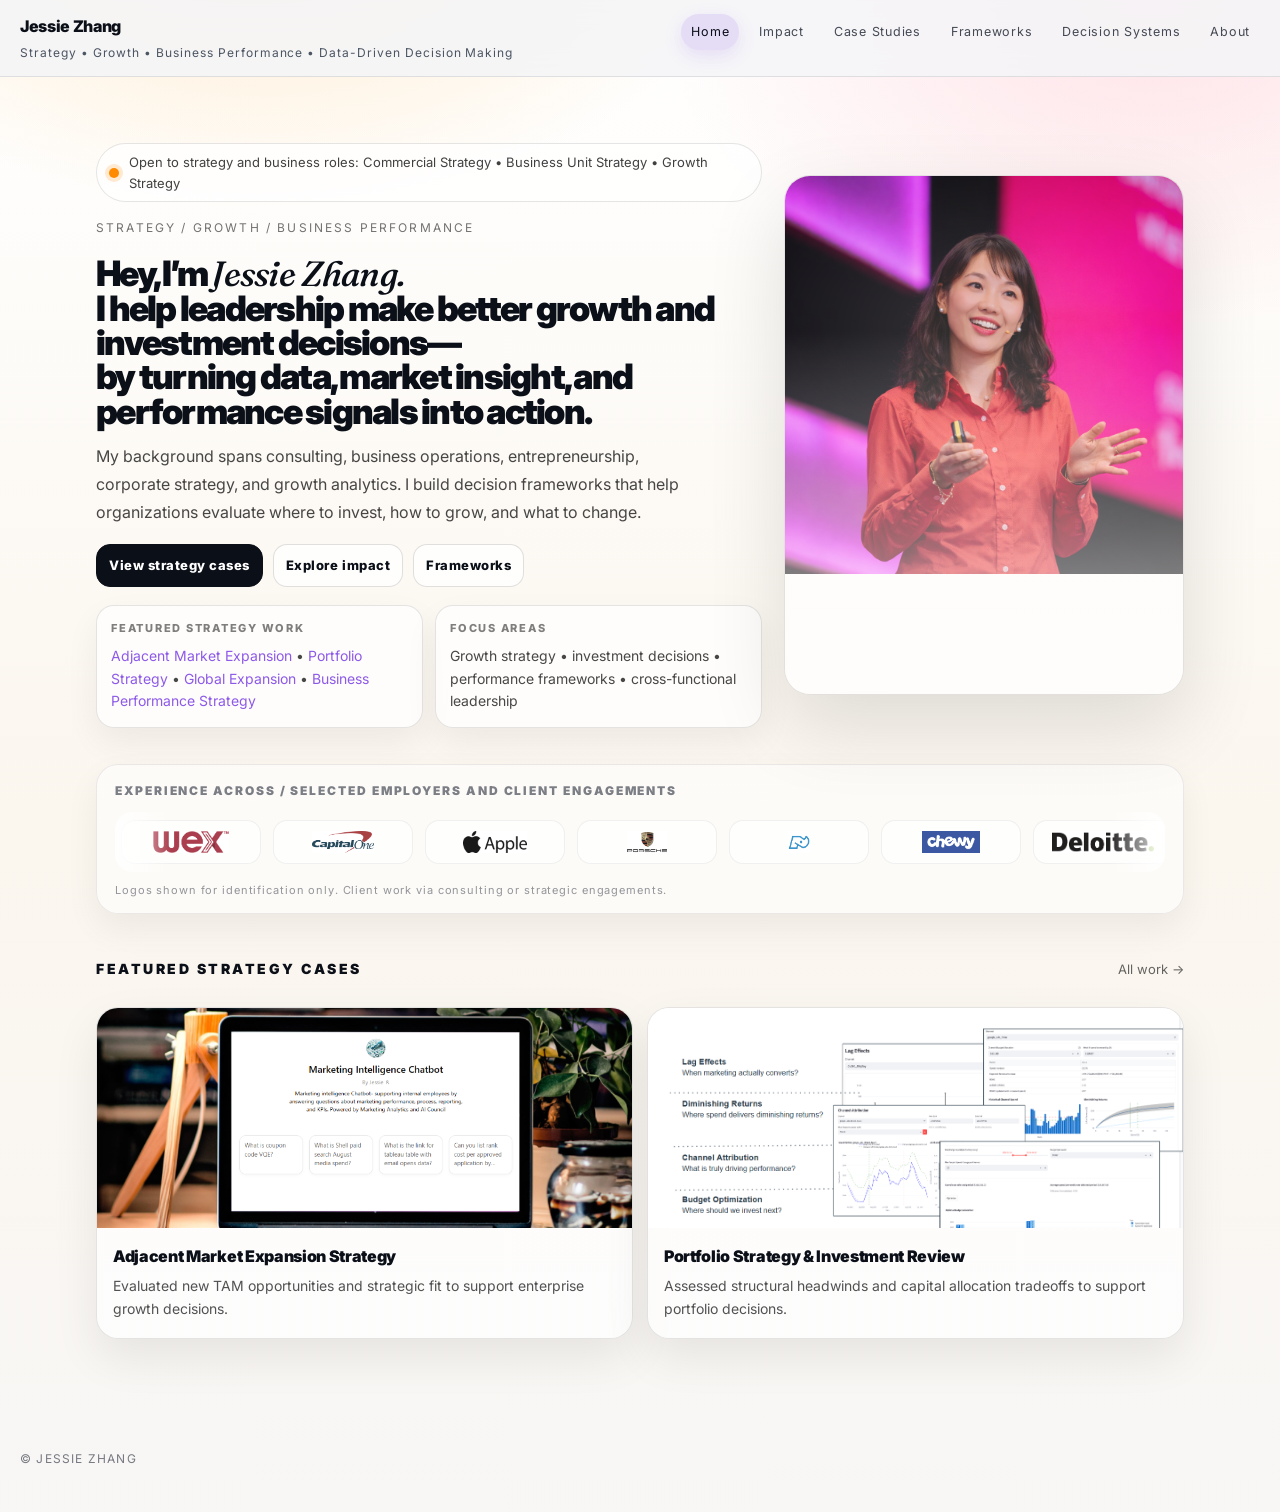
<file: index.html>
<!doctype html>
<html lang="en">
<head>
  <meta charset="utf-8" />
  <meta name="viewport" content="width=device-width, initial-scale=1" />
  <title>Jessie Zhang | Strategy, Growth & Business Performance</title>
  <link rel="preconnect" href="https://fonts.googleapis.com">
  <link rel="preconnect" href="https://fonts.gstatic.com" crossorigin>
  <link href="https://fonts.googleapis.com/css2?family=Fraunces:opsz,wght@9..144,300..900&family=Inter:wght@300..900&display=swap" rel="stylesheet">
  <link rel="stylesheet" href="style.css" />
</head>
<body class="madison">
  <header class="topbar">
    <nav class="nav">
      <div class="brand">
        <div class="name">Jessie Zhang</div>
        <div class="tag">Strategy • Growth • Business Performance • Data-Driven Decision Making</div>
      </div>
      <div class="links">
        <a class="active" href="index.html">Home</a>
        <a href="impact.html">Impact</a>
        <a href="case-studies.html">Case Studies</a>
        <a href="playbooks.html">Frameworks</a>
        <a href="ai.html">Decision Systems</a>
        <a href="about.html">About</a>
      </div>
    </nav>
  </header>

  <main class="container">
    <!-- HERO -->
    <section class="hero2">
      <div class="hero2-left">
        <div class="status-pill">
          <span class="dot"></span>
          Open to strategy and business roles: Commercial Strategy • Business Unit Strategy • Growth Strategy
        </div>

        <div class="hero2-eyebrow">Strategy / Growth / Business Performance</div>

        <h1 class="hero2-title">
          Hey, I’m <span class="serif">Jessie Zhang.</span><br/>
          <span class="big">I help leadership make better growth and investment decisions—</span><br/>
          <span class="big">by turning data, market insight, and performance signals into action.</span>
        </h1>

        <p class="hero2-sub">
          My background spans consulting, business operations, entrepreneurship, corporate strategy, and growth analytics. I build decision frameworks that help organizations evaluate where to invest, how to grow, and what to change.
        </p>

        <div class="hero2-cta">
          <a class="btn primary" href="case-studies.html">View strategy cases</a>
          <a class="btn ghost" href="impact.html">Explore impact</a>
          <a class="btn ghost" href="playbooks.html">Frameworks</a>
        </div>

        <div class="hero2-miniGrid">
          <div class="miniCard">
            <div class="miniLabel">Featured strategy work</div>
            <div class="miniValue">
              <a href="case-studies.html#market-expansion">Adjacent Market Expansion</a> •
              <a href="case-studies.html#portfolio">Portfolio Strategy</a> •
              <a href="case-studies.html#global-expansion">Global Expansion</a> •
              <a href="case-studies.html#branch-performance">Business Performance Strategy</a>
            </div>
          </div>
          <div class="miniCard">
            <div class="miniLabel">Focus areas</div>
            <div class="miniValue">Growth strategy • investment decisions • performance frameworks • cross-functional leadership</div>
          </div>
        </div>
      </div>

      <div class="hero2-right">
        <div class="portraitCard">
          <img src="assets/Jessie-speaker.png" alt="Jessie Zhang speaking" />
          <div class="portraitFade"></div>
        </div>
      </div>
    </section>

    <section class="logo-strip">
      <div class="logo-strip__title">Experience across / selected employers and client engagements</div>

      <div class="logo-marquee" aria-label="Selected companies and client engagements">
        <div class="logo-track">
          <!-- Set A -->
          <div class="logo-item"><img src="assets/logo/WEX.png" alt="WEX" loading="lazy"></div>
          <div class="logo-item"><img src="assets/logo/CapitalOne.png" alt="Capital One" loading="lazy"></div>
          <div class="logo-item"><img src="assets/logo/Apple.png" alt="Apple" loading="lazy"></div>
          <div class="logo-item"><img src="assets/logo/Porsche.png" alt="Porsche" loading="lazy"></div>
          <div class="logo-item"><img src="assets/logo/Niuchart.png" alt="Niuchart" loading="lazy"></div>
          <div class="logo-item"><img src="assets/logo/Chewy.png" alt="Chewy" loading="lazy"></div>
          <div class="logo-item"><img src="assets/logo/Deloitte.png" alt="Deloitte" loading="lazy"></div>
          <div class="logo-item"><img src="assets/logo/ZS.png" alt="ZS" loading="lazy"></div>
          <div class="logo-item"><img src="assets/logo/Abbott.png" alt="Abbott" loading="lazy"></div>
          <div class="logo-item"><img src="assets/logo/TPG.png" alt="TPG" loading="lazy"></div>
          <div class="logo-item"><img src="assets/logo/ThomsonReuters.png" alt="Thomson Reuters" loading="lazy"></div>

          <!-- Set B -->
          <div class="logo-item"><img src="assets/logo/WEX.png" alt="WEX" loading="lazy"></div>
          <div class="logo-item"><img src="assets/logo/CapitalOne.png" alt="Capital One" loading="lazy"></div>
          <div class="logo-item"><img src="assets/logo/Apple.png" alt="Apple" loading="lazy"></div>
          <div class="logo-item"><img src="assets/logo/Porsche.png" alt="Porsche" loading="lazy"></div>
          <div class="logo-item"><img src="assets/logo/Niuchart.png" alt="Niuchart" loading="lazy"></div>
          <div class="logo-item"><img src="assets/logo/Chewy.png" alt="Chewy" loading="lazy"></div>
          <div class="logo-item"><img src="assets/logo/Deloitte.png" alt="Deloitte" loading="lazy"></div>
          <div class="logo-item"><img src="assets/logo/ZS.png" alt="ZS" loading="lazy"></div>
          <div class="logo-item"><img src="assets/logo/Abbott.png" alt="Abbott" loading="lazy"></div>
          <div class="logo-item"><img src="assets/logo/TPG.png" alt="TPG" loading="lazy"></div>
          <div class="logo-item"><img src="assets/logo/ThomsonReuters.png" alt="Thomson Reuters" loading="lazy"></div>
        </div>
      </div>

      <div class="logo-strip__note">
        Logos shown for identification only. Client work via consulting or strategic engagements.
      </div>
    </section>

    <!-- RECENT PROJECTS -->
    <section class="section2">
      <div class="section2-titleRow">
        <h2 class="section2-title">Featured strategy cases</h2>
        <a class="section2-link" href="case-studies.html">All work →</a>
      </div>

      <div class="projectGrid">
        <a class="projectCard" href="case-studies.html#market-expansion">
          <div class="projectThumb"><img src="assets/MIA.png" alt="Adjacent Market Expansion" /></div>
          <div class="projectMeta">
            <div class="projectName">Adjacent Market Expansion Strategy</div>
            <div class="projectDesc">Evaluated new TAM opportunities and strategic fit to support enterprise growth decisions.</div>
          </div>
        </a>

        <a class="projectCard" href="case-studies.html#portfolio">
          <div class="projectThumb"><img src="assets/MMM.png" alt="Portfolio Strategy" /></div>
          <div class="projectMeta">
            <div class="projectName">Portfolio Strategy & Investment Review</div>
            <div class="projectDesc">Assessed structural headwinds and capital allocation tradeoffs to support portfolio decisions.</div>
          </div>
        </a>
      </div>
    </section>
  </main>

  <footer class="footer">© Jessie Zhang</footer>
</body>
</html>
</file>
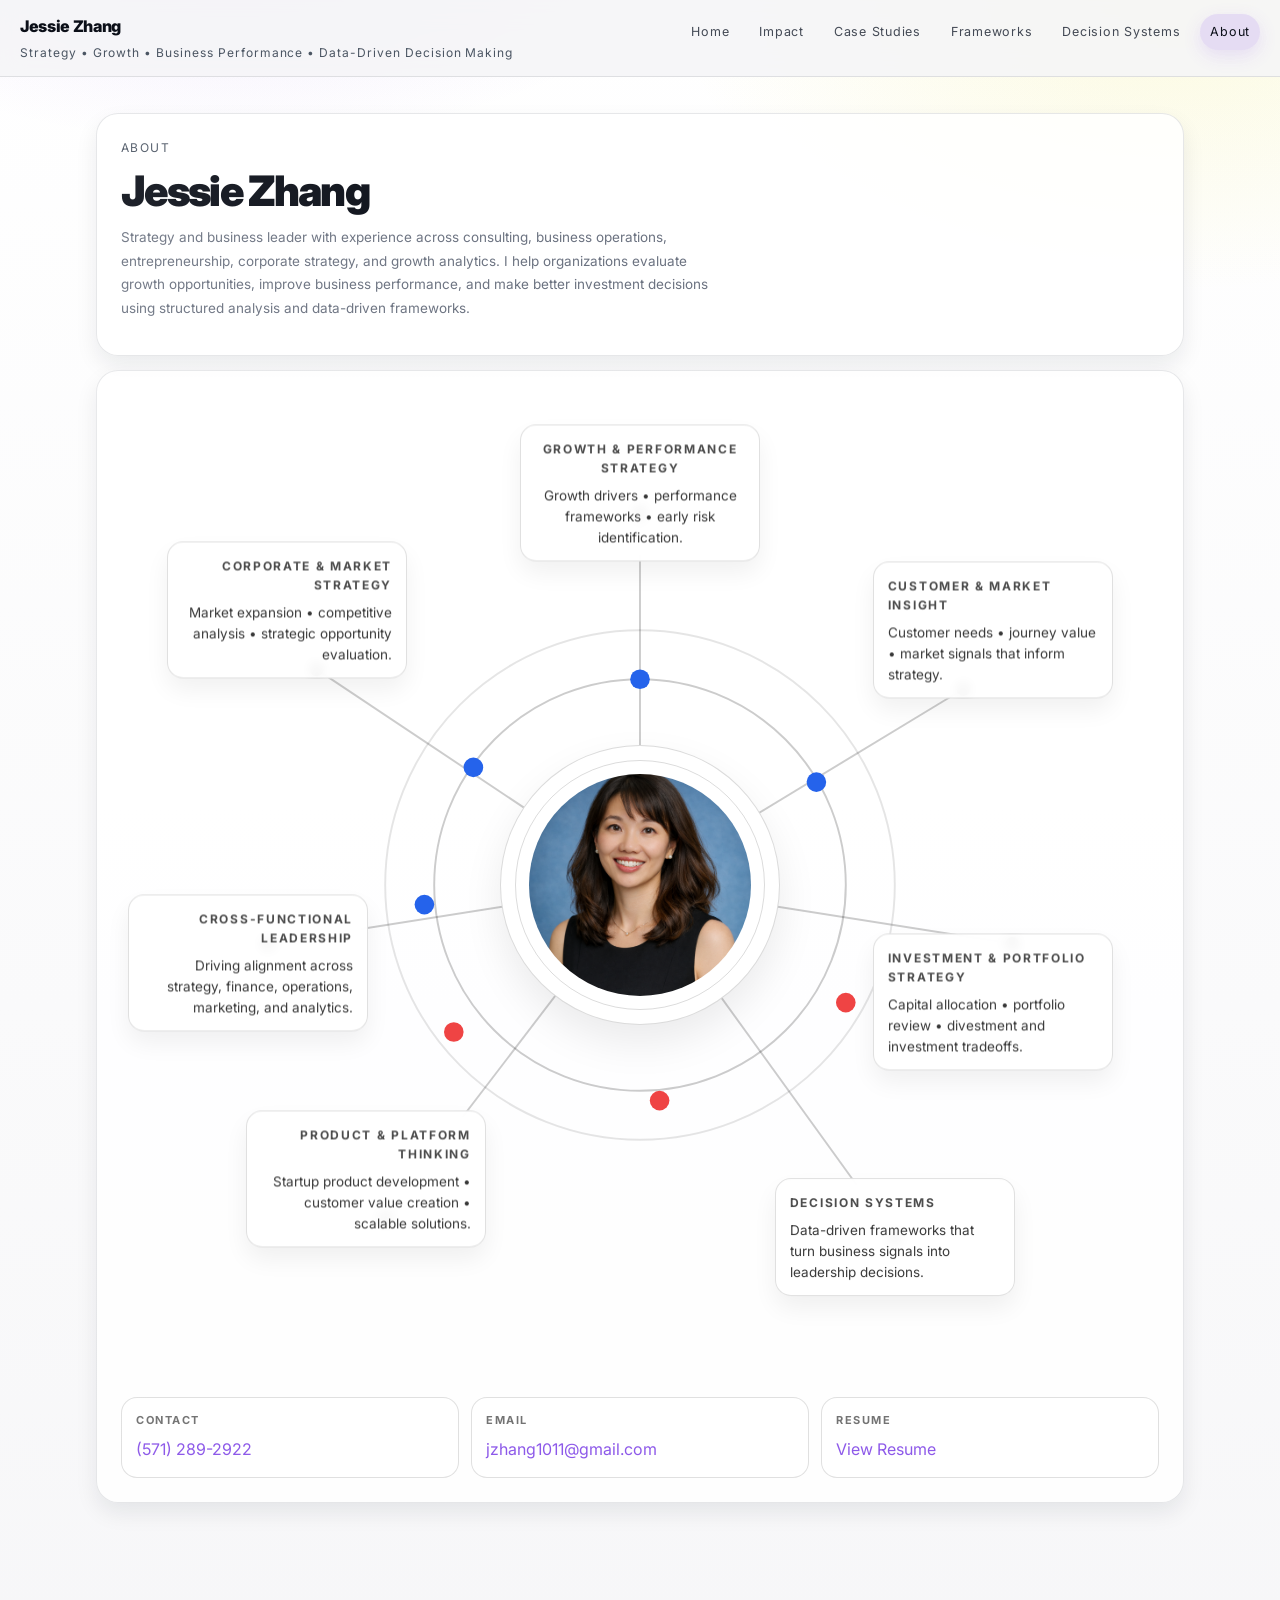
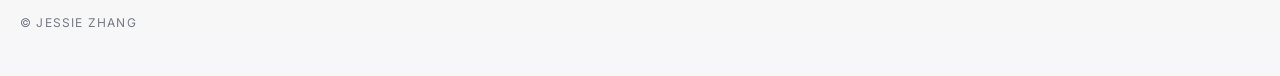
<file: about.html>
<!doctype html>
<html lang="en">
<head>
  <meta charset="utf-8" />
  <meta name="viewport" content="width=device-width, initial-scale=1" />
  <title>About | Jessie Zhang</title>
  <link rel="preconnect" href="https://fonts.googleapis.com">
  <link rel="preconnect" href="https://fonts.gstatic.com" crossorigin>
  <link href="https://fonts.googleapis.com/css2?family=Fraunces:opsz,wght@9..144,300..900&family=Inter:wght@300..900&display=swap" rel="stylesheet">
  <link rel="stylesheet" href="style.css" />
</head>
<body>
  <header class="topbar">
    <nav class="nav">
      <div class="brand">
        <div class="name">Jessie Zhang</div>
        <div class="tag">Strategy • Growth • Business Performance • Data-Driven Decision Making</div>
      </div>
      <div class="links">
        <a href="index.html">Home</a>
        <a href="impact.html">Impact</a>
        <a href="case-studies.html">Case Studies</a>
        <a href="playbooks.html">Frameworks</a>
        <a href="ai.html">Decision Systems</a>
        <a class="active" href="about.html">About</a>
      </div>
    </nav>
  </header>

  <main class="container">
    <section class="card">
      <div class="kicker">About</div>
      <h1>Jessie Zhang</h1>
      <p class="small">
        Strategy and business leader with experience across consulting, business operations, entrepreneurship, corporate strategy, and growth analytics. I help organizations evaluate growth opportunities, improve business performance, and make better investment decisions using structured analysis and data-driven frameworks.
      </p>
    </section>

    <section class="radial card" style="margin-top:14px">
      <div class="radial-wrap">
        <!-- Crisp lines using SVG -->
        <svg class="radial-svg" viewBox="0 0 1000 1000" aria-hidden="true">
          <!-- rings -->
          <circle cx="500" cy="500" r="210" fill="none" stroke="rgba(0,0,0,.20)" stroke-width="2"/>
          <circle cx="500" cy="500" r="260" fill="none" stroke="rgba(0,0,0,.10)" stroke-width="2"/>

          <!-- spokes -->
          <line x1="500" y1="500" x2="170" y2="280" stroke="rgba(0,0,0,.20)" stroke-width="2"/>
          <line x1="500" y1="500" x2="500" y2="120" stroke="rgba(0,0,0,.20)" stroke-width="2"/>
          <line x1="500" y1="500" x2="830" y2="300" stroke="rgba(0,0,0,.20)" stroke-width="2"/>
          <line x1="500" y1="500" x2="880" y2="560" stroke="rgba(0,0,0,.20)" stroke-width="2"/>
          <line x1="500" y1="500" x2="760" y2="860" stroke="rgba(0,0,0,.20)" stroke-width="2"/>
          <line x1="500" y1="500" x2="240" y2="840" stroke="rgba(0,0,0,.20)" stroke-width="2"/>
          <line x1="500" y1="500" x2="120" y2="560" stroke="rgba(0,0,0,.20)" stroke-width="2"/>

          <!-- ring nodes -->
          <circle cx="330" cy="380" r="10" fill="#2563eb"/>
          <circle cx="500" cy="290" r="10" fill="#2563eb"/>
          <circle cx="680" cy="395" r="10" fill="#2563eb"/>
          <circle cx="710" cy="620" r="10" fill="#ef4444"/>
          <circle cx="520" cy="720" r="10" fill="#ef4444"/>
          <circle cx="310" cy="650" r="10" fill="#ef4444"/>
          <circle cx="280" cy="520" r="10" fill="#2563eb"/>

          <!-- end dots -->
          <circle cx="170" cy="280" r="7" fill="rgba(0,0,0,.55)"/>
          <circle cx="500" cy="120" r="7" fill="rgba(0,0,0,.55)"/>
          <circle cx="830" cy="300" r="7" fill="rgba(0,0,0,.55)"/>
          <circle cx="880" cy="560" r="7" fill="rgba(0,0,0,.55)"/>
          <circle cx="760" cy="860" r="7" fill="rgba(0,0,0,.55)"/>
          <circle cx="240" cy="840" r="7" fill="rgba(0,0,0,.55)"/>
          <circle cx="120" cy="560" r="7" fill="rgba(0,0,0,.55)"/>
        </svg>

        <!-- Center portrait -->
        <div class="radial-center">
          <div class="radial-photo">
            <div class="radial-ring"></div>
            <img src="assets/Profile half body.png" alt="Portrait" />
          </div>
        </div>

        <!-- Info blocks -->
        <div class="radial-item r1">
          <div class="radial-title">Corporate & Market Strategy</div>
          <div class="radial-desc">Market expansion • competitive analysis • strategic opportunity evaluation.</div>
        </div>

        <div class="radial-item r2">
          <div class="radial-title">Growth & Performance Strategy</div>
          <div class="radial-desc">Growth drivers • performance frameworks • early risk identification.</div>
        </div>

        <div class="radial-item r3">
          <div class="radial-title">Customer & Market Insight</div>
          <div class="radial-desc">Customer needs • journey value • market signals that inform strategy.</div>
        </div>

        <div class="radial-item r4">
          <div class="radial-title">Investment & Portfolio Strategy</div>
          <div class="radial-desc">Capital allocation • portfolio review • divestment and investment tradeoffs.</div>
        </div>

        <div class="radial-item r5">
          <div class="radial-title">Decision Systems</div>
          <div class="radial-desc">Data-driven frameworks that turn business signals into leadership decisions.</div>
        </div>

        <div class="radial-item r6">
          <div class="radial-title">Product & Platform Thinking</div>
          <div class="radial-desc">Startup product development • customer value creation • scalable solutions.</div>
        </div>

        <div class="radial-item r7">
          <div class="radial-title">Cross-Functional Leadership</div>
          <div class="radial-desc">Driving alignment across strategy, finance, operations, marketing, and analytics.</div>
        </div>
      </div>

      <div class="contact-strip">
        <div class="contact-card">
          <div class="contact-label">Contact</div>
          <a href="tel:+15712892922">(571) 289-2922</a>
        </div>
        <div class="contact-card">
          <div class="contact-label">Email</div>
          <a href="mailto:jzhang1011@gmail.com">jzhang1011@gmail.com</a>
        </div>
        <div class="contact-card">
          <div class="contact-label">Resume</div>
          <a href="assets/resume.pdf" target="_blank" rel="noopener">View Resume</a>
        </div>
      </div>
    </section>
  </main>

  <footer class="footer">© Jessie Zhang</footer>
</body>
</html>
</file>
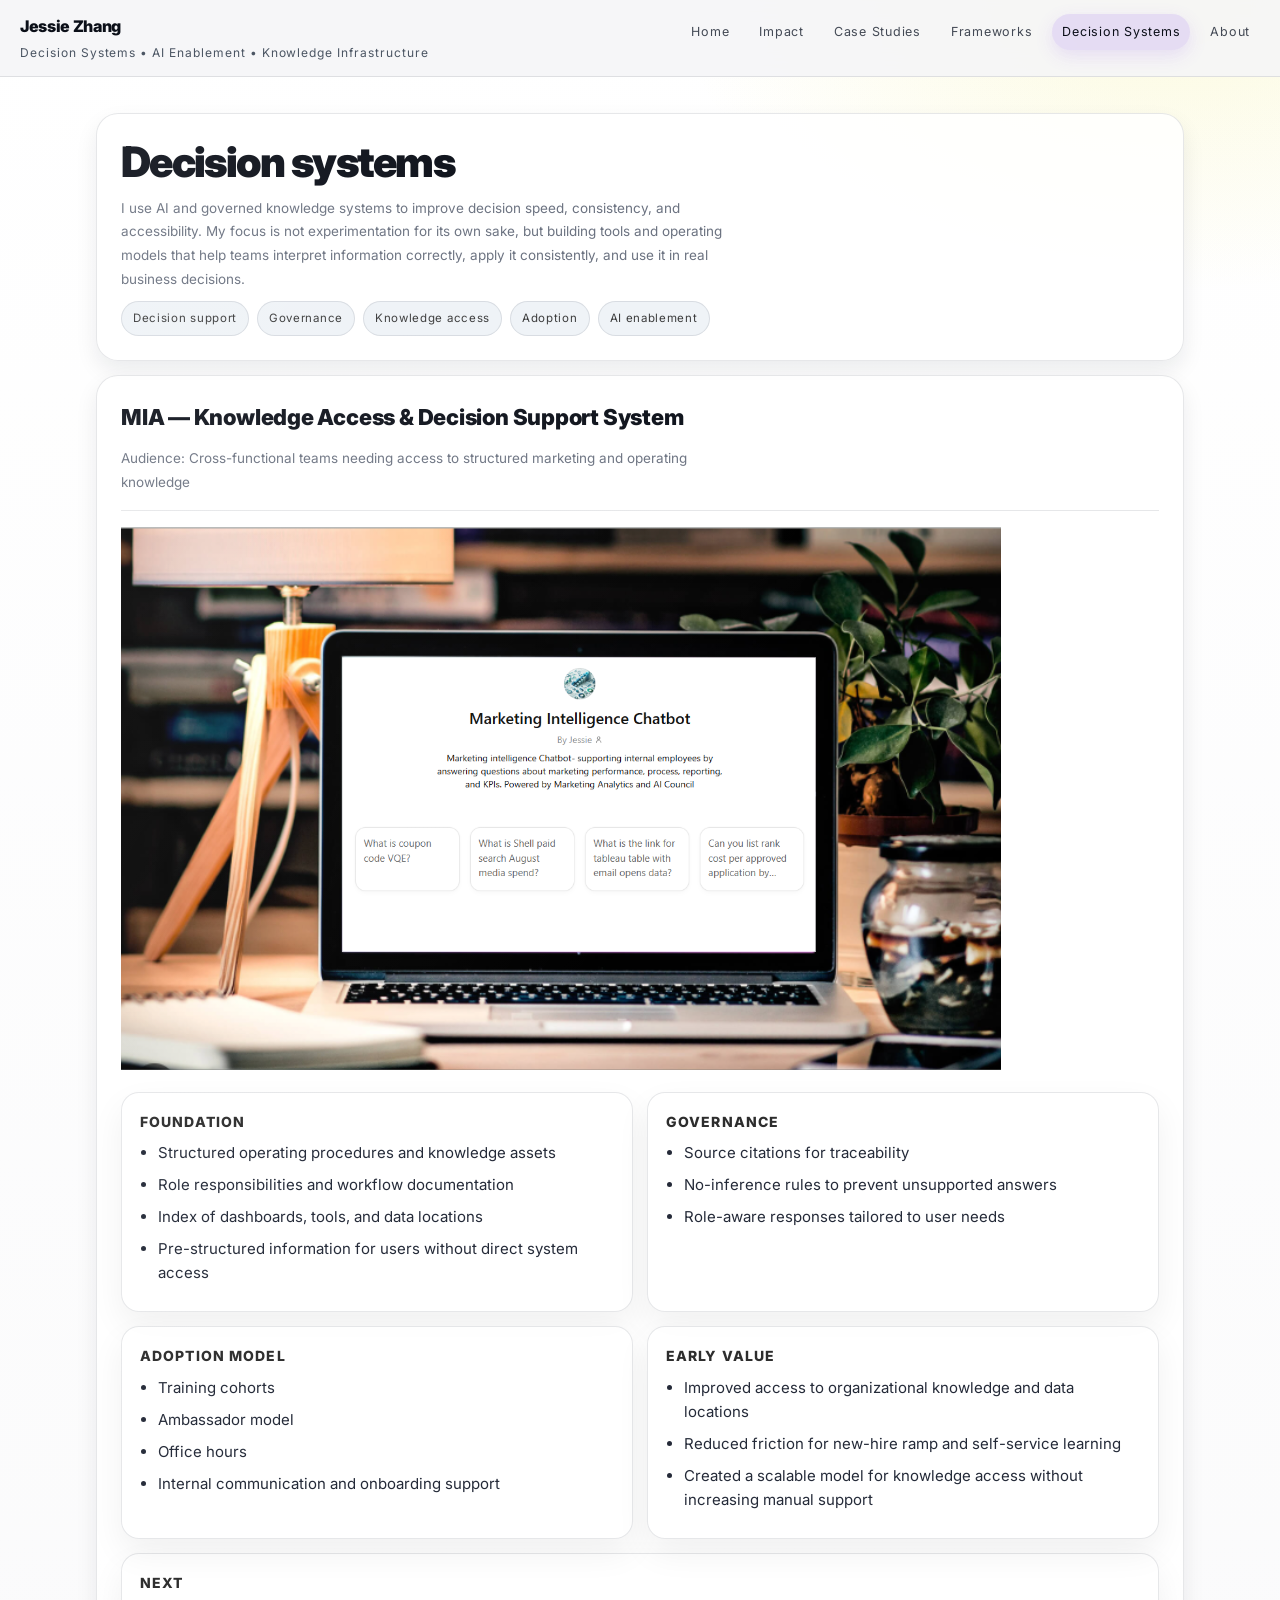
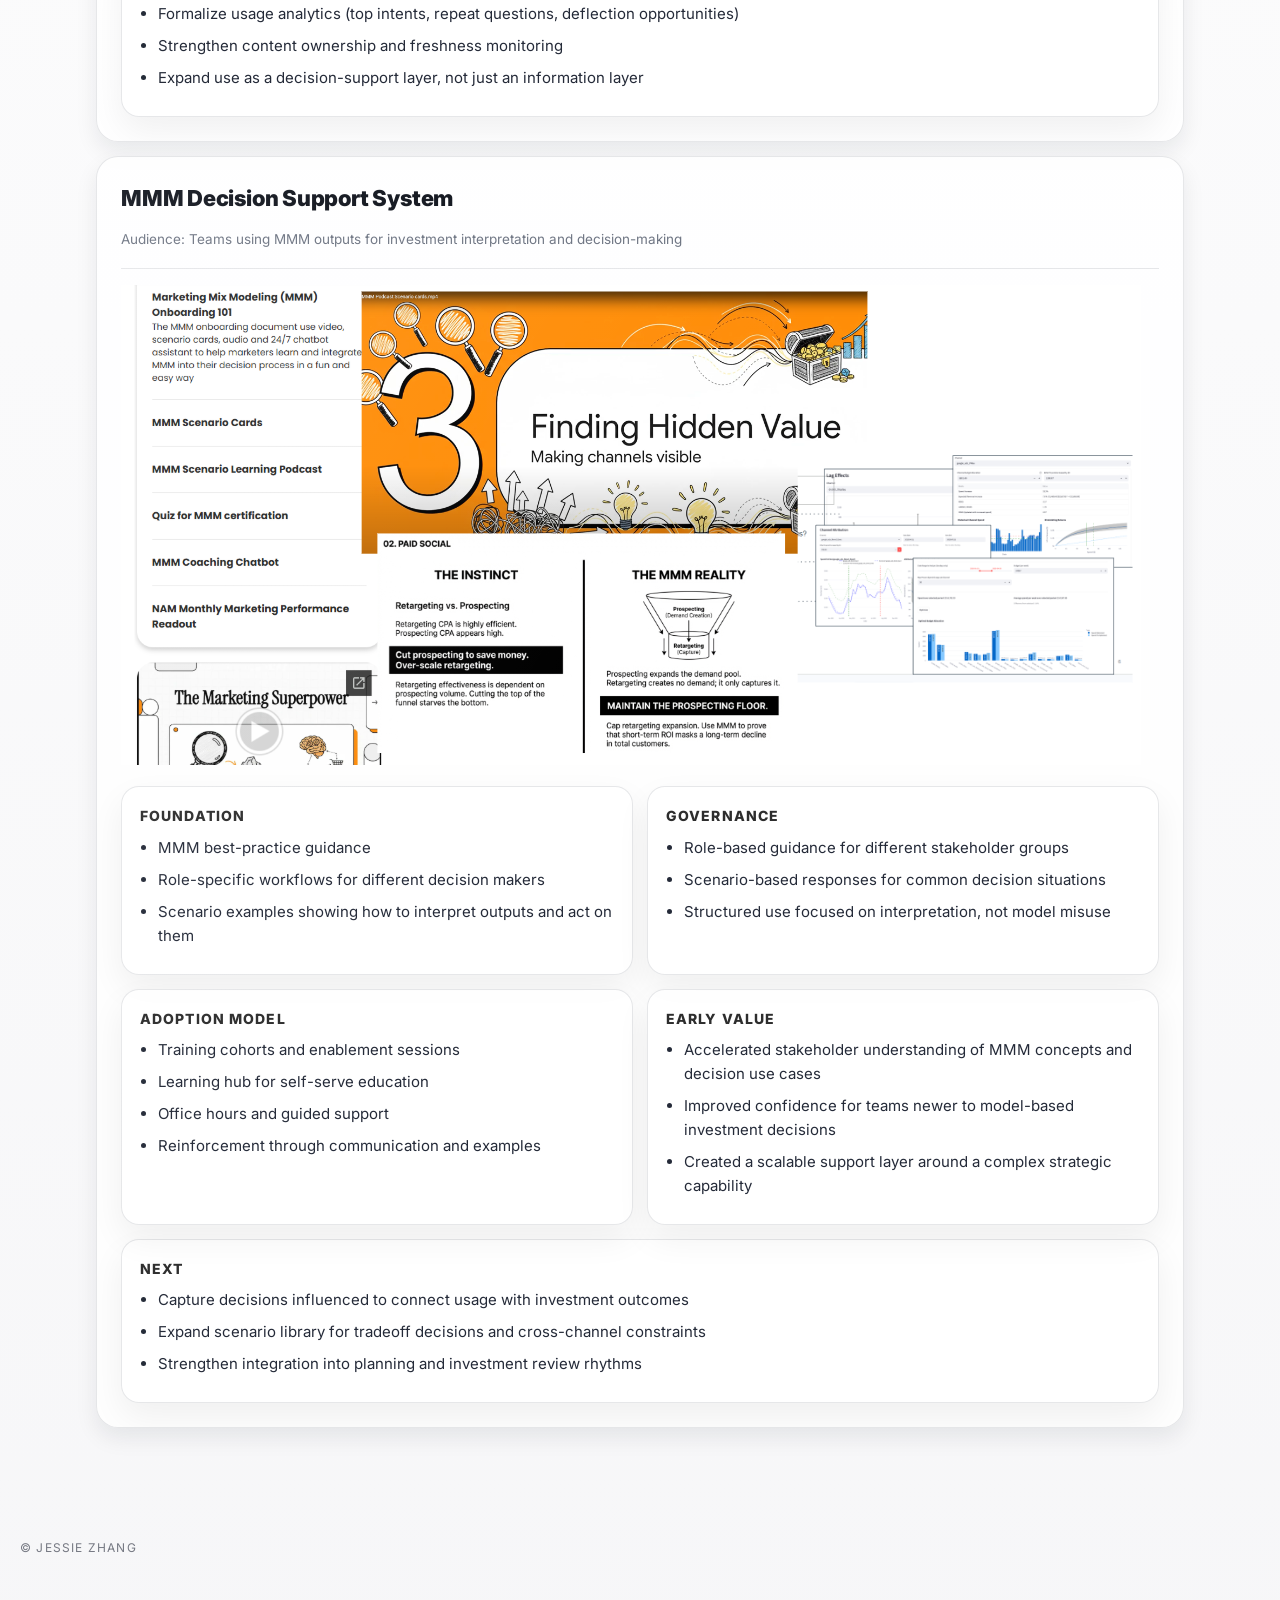
<file: ai.html>
<!doctype html>
<html lang="en">
<head>
  <meta charset="utf-8" />
  <meta name="viewport" content="width=device-width, initial-scale=1" />
  <title>Decision Systems | Jessie Zhang</title>

  <link rel="preconnect" href="https://fonts.googleapis.com">
  <link rel="preconnect" href="https://fonts.gstatic.com" crossorigin>
  <link href="https://fonts.googleapis.com/css2?family=Fraunces:opsz,wght@9..144,300..900&family=Inter:wght@300..900&display=swap" rel="stylesheet">

  <link rel="stylesheet" href="style.css" />
</head>

<body>
  <header class="topbar">
    <nav class="nav">
      <div class="brand">
        <div class="name">Jessie Zhang</div>
        <div class="tag">Decision Systems • AI Enablement • Knowledge Infrastructure</div>
      </div>
      <div class="links">
        <a href="index.html">Home</a>
        <a href="impact.html">Impact</a>
        <a href="case-studies.html">Case Studies</a>
        <a href="playbooks.html">Frameworks</a>
        <a class="active" href="ai.html">Decision Systems</a>
        <a href="about.html">About</a>
      </div>
    </nav>
  </header>

  <main class="container">
    <section class="card">
      <h1 style="margin-top:0">Decision systems</h1>
      <p class="small">
        I use AI and governed knowledge systems to improve decision speed, consistency, and accessibility.
        My focus is not experimentation for its own sake, but building tools and operating models that help teams
        interpret information correctly, apply it consistently, and use it in real business decisions.
      </p>
      <div class="badges">
        <span class="chip static">Decision support</span>
        <span class="chip static">Governance</span>
        <span class="chip static">Knowledge access</span>
        <span class="chip static">Adoption</span>
        <span class="chip static">AI enablement</span>
      </div>
    </section>

    <!-- ===================== MIA ===================== -->
    <section id="mia" class="card" style="margin-top:14px">
      <h2>MIA — Knowledge Access & Decision Support System</h2>
      <p class="small">Audience: Cross-functional teams needing access to structured marketing and operating knowledge</p>
      <hr/>

      <a class="shotCard shotCard--mia" href="assets/MIA.png" target="_blank" rel="noopener">
        <img src="assets/MIA.png" alt="MIA screenshot" loading="lazy">
      </a>

      <div class="two-col">
        <div class="two-col__card">
          <h3>FOUNDATION</h3>
          <ul class="list">
            <li>Structured operating procedures and knowledge assets</li>
            <li>Role responsibilities and workflow documentation</li>
            <li>Index of dashboards, tools, and data locations</li>
            <li>Pre-structured information for users without direct system access</li>
          </ul>
        </div>

        <div class="two-col__card">
          <h3>GOVERNANCE</h3>
          <ul class="list">
            <li>Source citations for traceability</li>
            <li>No-inference rules to prevent unsupported answers</li>
            <li>Role-aware responses tailored to user needs</li>
          </ul>
        </div>
      </div>

      <div class="two-col" style="margin-top:14px">
        <div class="two-col__card">
          <h3>ADOPTION MODEL</h3>
          <ul class="list">
            <li>Training cohorts</li>
            <li>Ambassador model</li>
            <li>Office hours</li>
            <li>Internal communication and onboarding support</li>
          </ul>
        </div>

        <div class="two-col__card">
          <h3>EARLY VALUE</h3>
          <ul class="list">
            <li>Improved access to organizational knowledge and data locations</li>
            <li>Reduced friction for new-hire ramp and self-service learning</li>
            <li>Created a scalable model for knowledge access without increasing manual support</li>
          </ul>
        </div>
      </div>

      <div class="two-col__card" style="margin-top:14px">
        <h3>NEXT</h3>
        <ul class="list">
          <li>Formalize usage analytics (top intents, repeat questions, deflection opportunities)</li>
          <li>Strengthen content ownership and freshness monitoring</li>
          <li>Expand use as a decision-support layer, not just an information layer</li>
        </ul>
      </div>
    </section>

    <!-- ===================== MMM ===================== -->
    <section id="mmm" class="card" style="margin-top:14px">
      <h2>MMM Decision Support System</h2>
      <p class="small">Audience: Teams using MMM outputs for investment interpretation and decision-making</p>
      <hr/>

      <a class="shotCard shotCard--mmm" href="assets/MMM copilot.png" target="_blank" rel="noopener">
        <img src="assets/MMM copilot.png" alt="MMM screenshot" loading="lazy">
      </a>

      <div class="two-col">
        <div class="two-col__card">
          <h3>FOUNDATION</h3>
          <ul class="list">
            <li>MMM best-practice guidance</li>
            <li>Role-specific workflows for different decision makers</li>
            <li>Scenario examples showing how to interpret outputs and act on them</li>
          </ul>
        </div>

        <div class="two-col__card">
          <h3>GOVERNANCE</h3>
          <ul class="list">
            <li>Role-based guidance for different stakeholder groups</li>
            <li>Scenario-based responses for common decision situations</li>
            <li>Structured use focused on interpretation, not model misuse</li>
          </ul>
        </div>
      </div>

      <div class="two-col" style="margin-top:14px">
        <div class="two-col__card">
          <h3>ADOPTION MODEL</h3>
          <ul class="list">
            <li>Training cohorts and enablement sessions</li>
            <li>Learning hub for self-serve education</li>
            <li>Office hours and guided support</li>
            <li>Reinforcement through communication and examples</li>
          </ul>
        </div>

        <div class="two-col__card">
          <h3>EARLY VALUE</h3>
          <ul class="list">
            <li>Accelerated stakeholder understanding of MMM concepts and decision use cases</li>
            <li>Improved confidence for teams newer to model-based investment decisions</li>
            <li>Created a scalable support layer around a complex strategic capability</li>
          </ul>
        </div>
      </div>

      <div class="two-col__card" style="margin-top:14px">
        <h3>NEXT</h3>
        <ul class="list">
          <li>Capture decisions influenced to connect usage with investment outcomes</li>
          <li>Expand scenario library for tradeoff decisions and cross-channel constraints</li>
          <li>Strengthen integration into planning and investment review rhythms</li>
        </ul>
      </div>
    </section>
  </main>

  <footer class="footer">© Jessie Zhang</footer>
</body>
</html>
</file>
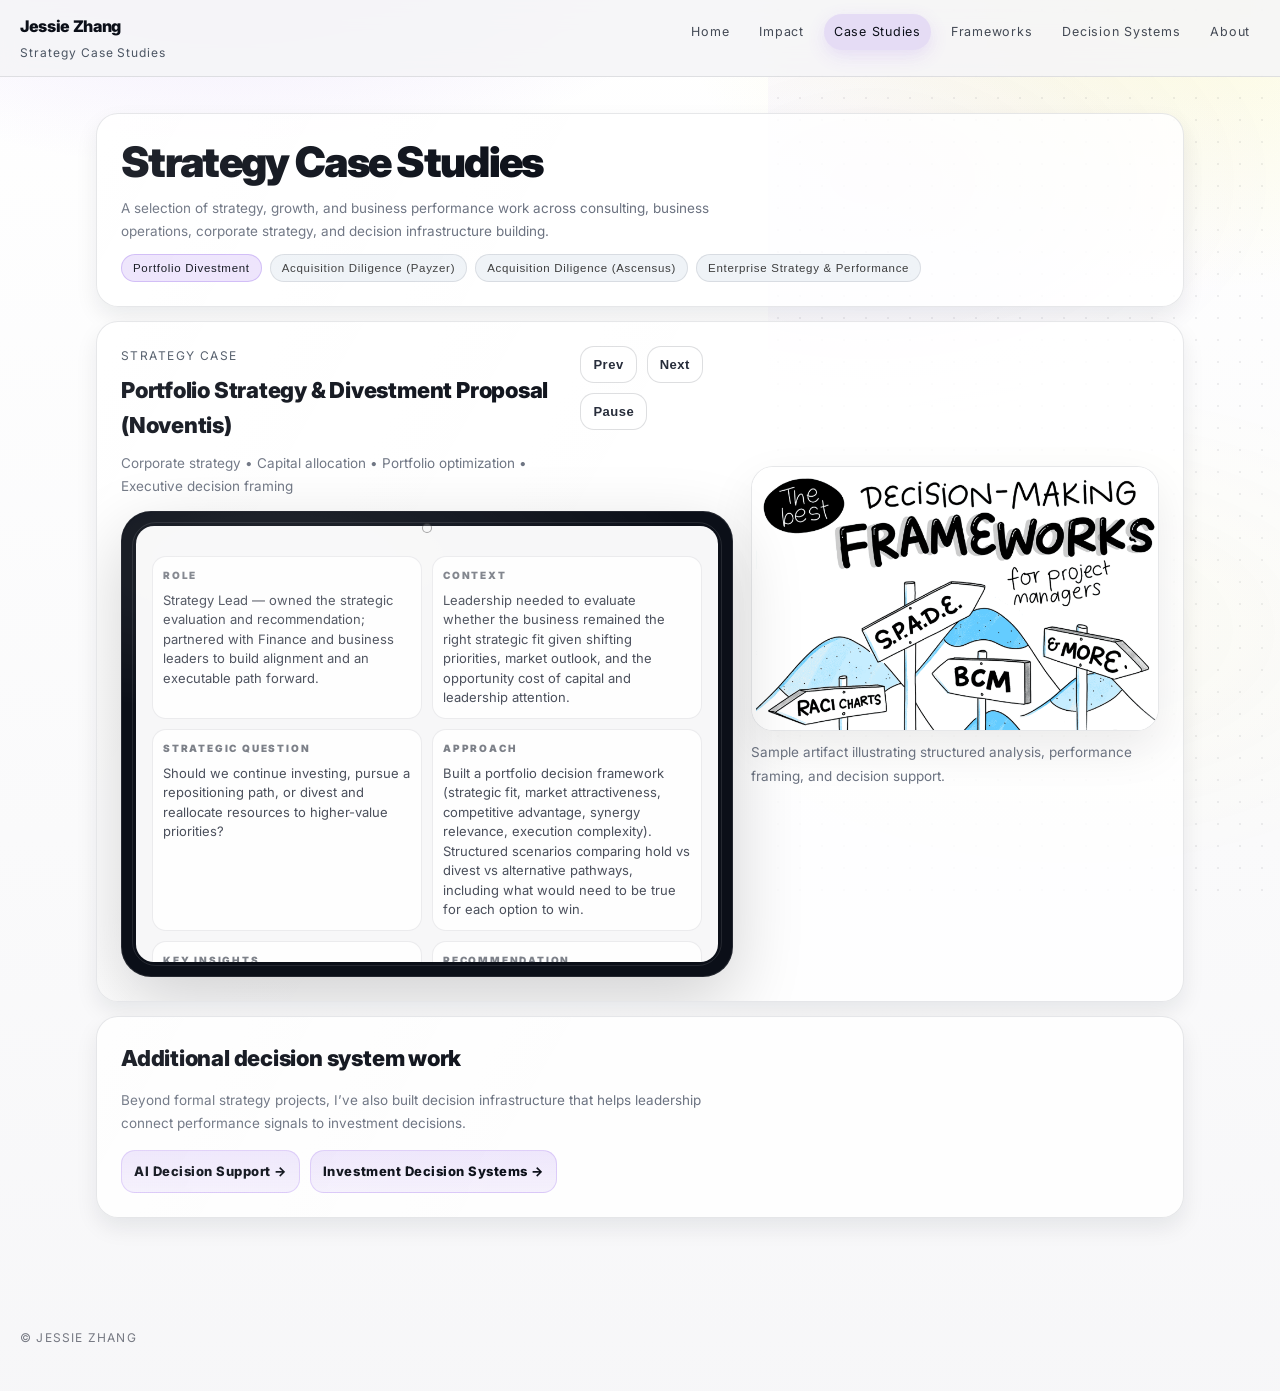
<file: case-studie.html>
<!doctype html>
<html lang="en">
<head>
  <meta charset="utf-8" />
  <meta name="viewport" content="width=device-width, initial-scale=1" />
  <title>Strategy Case Studies | Jessie Zhang</title>

  <link rel="preconnect" href="https://fonts.googleapis.com">
  <link rel="preconnect" href="https://fonts.gstatic.com" crossorigin>
  <link href="https://fonts.googleapis.com/css2?family=Fraunces:opsz,wght@9..144,300..900&family=Inter:wght@300..900&display=swap" rel="stylesheet">

  <link rel="stylesheet" href="style.css" />
</head>

<body class="case">
  <header class="topbar">
    <nav class="nav">
      <div class="brand">
        <div class="name">Jessie Zhang</div>
        <div class="tag">Strategy Case Studies</div>
      </div>
      <div class="links">
        <a href="index.html">Home</a>
        <a href="impact.html">Impact</a>
        <a class="active" href="case-studies.html">Case Studies</a>
        <a href="playbooks.html">Frameworks</a>
        <a href="ai.html">Decision Systems</a>
        <a href="about.html">About</a>
      </div>
    </nav>
  </header>

  <main class="container">
    <!-- Header -->
    <section class="card">
      <h1 style="margin-top:0">Strategy Case Studies</h1>
      <p class="small">
        A selection of strategy, growth, and business performance work across consulting, business operations,
        corporate strategy, and decision infrastructure building.
      </p>

      <div class="caseTabs" id="caseTabs" aria-label="Case selector">
  <button class="chip" type="button" aria-pressed="true" data-case="noventis-divest">Portfolio Divestment</button>
  <button class="chip" type="button" aria-pressed="false" data-case="payzer-dd">Acquisition Diligence (Payzer)</button>
  <button class="chip" type="button" aria-pressed="false" data-case="ascensus-dd">Acquisition Diligence (Ascensus)</button>
  <button class="chip" type="button" aria-pressed="false" data-case="enterprise-strategy">Enterprise Strategy & Performance</button>
</div>
    </section>

    <!-- Two-column viewer -->
    <section class="card" style="margin-top:14px">
      <div class="caseViewerGrid">
        <!-- LEFT -->
        <div class="caseLeft">
          <div class="caseLeftHead">
            <div>
              <div class="kicker">Strategy case</div>
              <h2 id="caseTitle" style="margin:8px 0 0">—</h2>
              <p class="small" id="caseAngle" style="margin:8px 0 0">—</p>
            </div>

            <div class="impact-rotator__btns">
              <button class="btn secondary" id="casePrev" type="button">Prev</button>
              <button class="btn secondary" id="caseNext" type="button">Next</button>
              <button class="btn secondary" id="casePause" type="button">Pause</button>
            </div>
          </div>

          <div class="ipad-vert" aria-label="Case summary in iPad frame">
            <div class="ipad-vert__bezel">
              <div class="ipad-vert__screen">
                <div class="caseScreen" id="caseScreen"></div>
              </div>
            </div>
            <div class="ipad-vert__camera"></div>
          </div>
        </div>

        <!-- RIGHT -->
        <div class="caseRight">
          <a class="dashShot" href="assets/Dashboard10.png" target="_blank" rel="noopener">
            <img src="assets/Dashboard.png" alt="Illustrative strategic framework artifact" loading="lazy">
          </a>
          <p class="small" style="margin-top:10px">
            Sample artifact illustrating structured analysis, performance framing, and decision support.
          </p>
        </div>
      </div>
    </section>

    <!-- Additional capability CTA -->
    <section class="card" style="margin-top:14px">
      <h2>Additional decision system work</h2>
      <p class="small">
        Beyond formal strategy projects, I’ve also built decision infrastructure that helps leadership connect
        performance signals to investment decisions.
      </p>
      <div class="btnrow">
        <a class="btn" href="ai.html#mia">AI Decision Support →</a>
        <a class="btn" href="ai.html#mmm">Investment Decision Systems →</a>
      </div>
    </section>

    <script>
      (function(){
        const CASES = {
  "noventis-divest": {
    title: "Portfolio Strategy & Divestment Proposal (Noventis)",
    angle: "Corporate strategy • Capital allocation • Portfolio optimization • Executive decision framing",
    blocks: [
      { k:"Role", t:"Strategy Lead — owned the strategic evaluation and recommendation; partnered with Finance and business leaders to build alignment and an executable path forward." },
      { k:"Context", t:"Leadership needed to evaluate whether the business remained the right strategic fit given shifting priorities, market outlook, and the opportunity cost of capital and leadership attention." },
      { k:"Strategic question", t:"Should we continue investing, pursue a repositioning path, or divest and reallocate resources to higher-value priorities?" },
      { k:"Approach", t:"Built a portfolio decision framework (strategic fit, market attractiveness, competitive advantage, synergy relevance, execution complexity). Structured scenarios comparing hold vs divest vs alternative pathways, including what would need to be true for each option to win." },
      { k:"Key insights", t:"Clarified the relative long-term upside and risks across scenarios and highlighted the most material constraints to value creation (structural headwinds, execution burden, and opportunity cost)." },
      { k:"Recommendation", t:"Delivered an executive-ready recommendation with clear tradeoffs, risks, and activation steps—so the decision could be executed, not debated." },
      { k:"Strategic value", t:"Supported disciplined portfolio focus and capital allocation, with a decision narrative leaders could stand behind." }
    ]
  },

  "payzer-dd": {
    title: "Acquisition Strategy Due Diligence (Payzer)",
    angle: "M&A diligence • Market/competitive analysis • Value creation thesis • Risk & dependency framing",
    blocks: [
      { k:"Role", t:"Diligence Workstream Lead — led strategic diligence and executive synthesis in partnership with cross-functional leaders." },
      { k:"Context", t:"WEX pursued an acquisition to accelerate growth in a targeted segment. Leadership needed a clear view of strategic fit, differentiation, and what would determine success post-close." },
      { k:"Strategic question", t:"Why this asset, why now, and why WEX wins—what must be true to create value, and where are the biggest risks?" },
      { k:"Approach", t:"Translated thesis into diligence questions. Conducted market and competitive analysis, validated value pools and positioning assumptions, and pressure-tested execution dependencies with Product, GTM, Ops, and Finance." },
      { k:"Key insights", t:"Identified the highest-confidence value creation levers and surfaced the assumptions and operational dependencies that would make or break outcomes." },
      { k:"Recommendation", t:"Delivered an executive decision package: clear thesis, key risks/mitigations, and early integration priorities tied to measurable indicators." },
      { k:"Strategic value", t:"Enabled faster executive alignment and a cleaner transition from diligence output to activation planning." }
    ]
  },

  "ascensus-dd": {
    title: "Acquisition Strategy Due Diligence (Ascensus)",
    angle: "Portfolio rationale • Competitive dynamics • Integration guardrails • Executive narrative",
    blocks: [
      { k:"Role", t:"Diligence Workstream Lead — owned the strategic diligence storyline and cross-functional input synthesis." },
      { k:"Context", t:"Acquisition evaluation required a rigorous assessment of strategic fit and the conditions required to realize value post-close." },
      { k:"Strategic question", t:"How does the acquisition strengthen the portfolio, what are the durable value creation pathways, and what risks need active governance?" },
      { k:"Approach", t:"Assessed strategic fit, competitive landscape, and value creation levers. Identified key risks and ‘watch items.’ Built measurable leading indicators aligned to the thesis and translated findings into concise executive materials." },
      { k:"Key insights", t:"Clarified where differentiation and value capture were strongest and where execution risk required explicit sequencing and accountability." },
      { k:"Recommendation", t:"Presented a decision narrative connecting strategy → tradeoffs → required actions, including guardrails for tracking post-decision performance." },
      { k:"Strategic value", t:"Helped leadership align on thesis, risks, and activation priorities with a measurable definition of success." }
    ]
  },

  "enterprise-strategy": {
    title: "Enterprise Strategy Activation: Multi-Year Roadmap + Performance Management",
    angle: "Corporate strategy • Annual planning • Initiative prioritization • KPI governance & execution cadence",
    blocks: [
      { k:"Role", t:"Corporate strategy leader and operating partner — helped shape multi-year direction and built the execution visibility needed to activate strategy." },
      { k:"Context", t:"In a multi-business environment, strategy success depended on aligning leaders on priorities and building a system to track progress and drive tradeoffs." },
      { k:"Strategic question", t:"How do we translate long-term strategic intent into a prioritized set of initiatives, clear owners, measurable outcomes, and an operating rhythm that accelerates execution?" },
      { k:"Approach", t:"Established prioritization criteria (strategic fit, value, feasibility, dependencies). Built KPI frameworks and performance narratives to support exec planning and reviews. Created governance routines to keep initiatives aligned, accountable, and decision-relevant." },
      { k:"Key insights", t:"Most friction was not ‘lack of data’ but inconsistent definitions, unclear ownership, and missing decision forums. Fixing governance improved both speed and quality of decisions." },
      { k:"Recommendation", t:"Implement a repeatable strategy-to-execution system: shared priorities, defined success measures, and an executive cadence to monitor progress, surface risks early, and make tradeoffs." },
      { k:"Strategic value", t:"Made strategy actionable by institutionalizing performance management and initiative tracking—so the organization moved faster with greater alignment." }
    ]
  }
};

const CASE_KEYS = ["noventis-divest","payzer-dd","ascensus-dd","enterprise-strategy"];
        const caseTitle = document.getElementById("caseTitle");
        const caseAngle = document.getElementById("caseAngle");
        const caseScreen = document.getElementById("caseScreen");
        const tabs = Array.from(document.querySelectorAll("#caseTabs button[data-case]"));

        const prevBtn = document.getElementById("casePrev");
        const nextBtn = document.getElementById("caseNext");
        const pauseBtn = document.getElementById("casePause");

        let active = "noventis-divest";
        let paused = false;
        let timer = null;

        const CASE_MS = 12000;

        function render(){
          const c = CASES[active];
          caseTitle.textContent = c.title;
          caseAngle.textContent = c.angle;

          caseScreen.innerHTML = `
            <div class="caseGrid">
              ${c.blocks.map(b => `
                <div class="caseBlock">
                  <div class="caseBlock__kicker">${b.k}</div>
                  <div class="caseBlock__text">${b.t}</div>
                </div>
              `).join("")}
            </div>
          `;

          caseScreen.classList.remove("csFadeIn");
          void caseScreen.offsetWidth;
          caseScreen.classList.add("csFadeIn");

          tabs.forEach(b => b.setAttribute("aria-pressed", (b.dataset.case === active).toString()));
        }

        function nextCase(){
          const i = CASE_KEYS.indexOf(active);
          active = CASE_KEYS[(i + 1) % CASE_KEYS.length];
          render();
        }

        function prevCase(){
          const i = CASE_KEYS.indexOf(active);
          active = CASE_KEYS[(i - 1 + CASE_KEYS.length) % CASE_KEYS.length];
          render();
        }

        function start(){
          stop();
          timer = setInterval(() => {
            if (!paused) nextCase();
          }, CASE_MS);
        }

        function stop(){
          if (timer) clearInterval(timer);
          timer = null;
        }

        nextBtn.addEventListener("click", () => {
          paused = true;
          pauseBtn.textContent = "Resume";
          nextCase();
        });

        prevBtn.addEventListener("click", () => {
          paused = true;
          pauseBtn.textContent = "Resume";
          prevCase();
        });

        pauseBtn.addEventListener("click", () => {
          paused = !paused;
          pauseBtn.textContent = paused ? "Resume" : "Pause";
        });

        tabs.forEach(btn => {
          btn.addEventListener("click", () => {
            active = btn.dataset.case;
            paused = true;
            pauseBtn.textContent = "Resume";
            render();
          });
        });

        caseScreen.addEventListener("mouseenter", () => {
          paused = true;
          pauseBtn.textContent = "Resume";
        });

        render();
        start();
      })();
    </script>
  </main>

  <footer class="footer">© Jessie Zhang</footer>
</body>
</html>
</file>
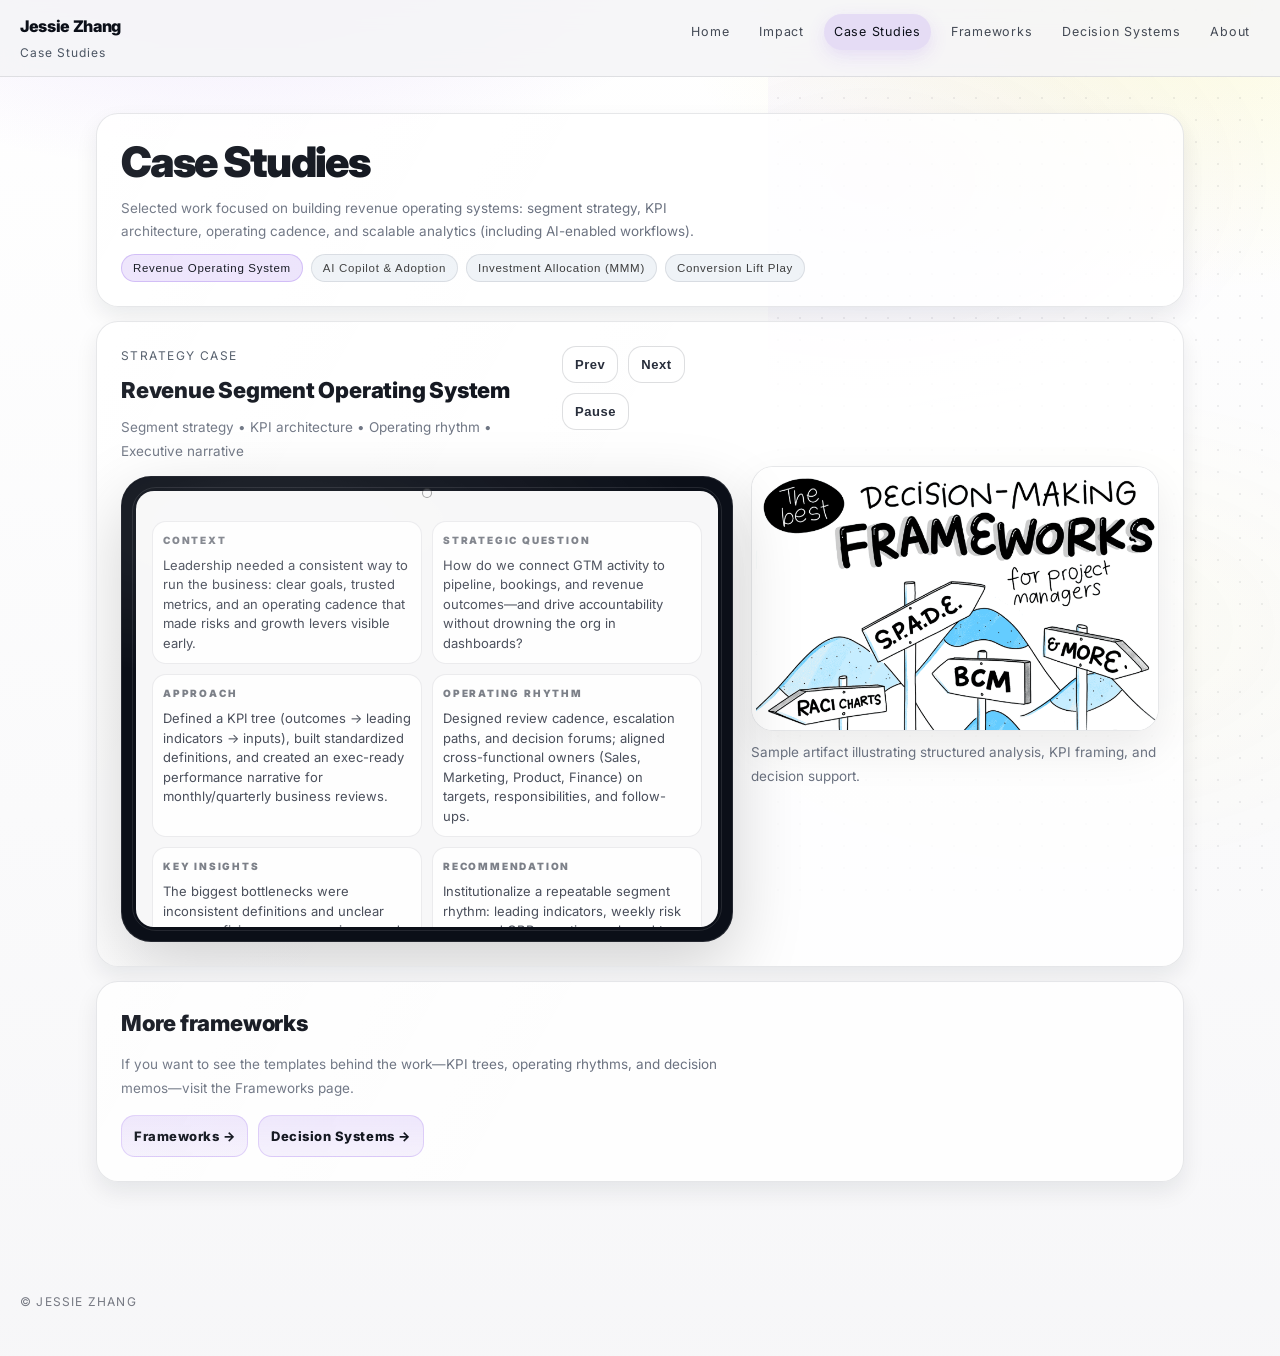
<file: case-studies (2).html>
<!doctype html>
<html lang="en">
<head>
  <meta charset="utf-8" />
  <meta name="viewport" content="width=device-width, initial-scale=1" />
  <title>Case Studies | Jessie Zhang</title>

  <link rel="preconnect" href="https://fonts.googleapis.com">
  <link rel="preconnect" href="https://fonts.gstatic.com" crossorigin>
  <link href="https://fonts.googleapis.com/css2?family=Fraunces:opsz,wght@9..144,300..900&family=Inter:wght@300..900&display=swap" rel="stylesheet">

  <link rel="stylesheet" href="style.css" />
</head>

<body class="case">
  <header class="topbar">
    <nav class="nav">
      <div class="brand">
        <div class="name">Jessie Zhang</div>
        <div class="tag">Case Studies</div>
      </div>
      <div class="links">
        <a href="index.html">Home</a>
        <a href="impact.html">Impact</a>
        <a class="active" href="case-studies.html">Case Studies</a>
        <a href="playbooks.html">Frameworks</a>
        <a href="ai.html">Decision Systems</a>
        <a href="about.html">About</a>
      </div>
    </nav>
  </header>

  <main class="container">
    <!-- Header -->
    <section class="card">
      <h1 style="margin-top:0">Case Studies</h1>
      <p class="small">
        Selected work focused on building revenue operating systems: segment strategy, KPI architecture,
        operating cadence, and scalable analytics (including AI-enabled workflows).
      </p>

      <div class="caseTabs" id="caseTabs" aria-label="Case selector">
        <button class="chip" type="button" aria-pressed="true" data-case="rev-os">Revenue Operating System</button>
        <button class="chip" type="button" aria-pressed="false" data-case="copilot">AI Copilot & Adoption</button>
        <button class="chip" type="button" aria-pressed="false" data-case="mmm">Investment Allocation (MMM)</button>
        <button class="chip" type="button" aria-pressed="false" data-case="conversion">Conversion Lift Play</button>
      </div>
    </section>

    <!-- Two-column viewer -->
    <section class="card" style="margin-top:14px">
      <div class="caseViewerGrid">
        <!-- LEFT -->
        <div class="caseLeft">
          <div class="caseLeftHead">
            <div>
              <div class="kicker">Strategy case</div>
              <h2 id="caseTitle" style="margin:8px 0 0">—</h2>
              <p class="small" id="caseAngle" style="margin:8px 0 0">—</p>
            </div>

            <div class="impact-rotator__btns">
              <button class="btn secondary" id="casePrev" type="button">Prev</button>
              <button class="btn secondary" id="caseNext" type="button">Next</button>
              <button class="btn secondary" id="casePause" type="button">Pause</button>
            </div>
          </div>

          <div class="ipad-vert" aria-label="Case summary in iPad frame">
            <div class="ipad-vert__bezel">
              <div class="ipad-vert__screen">
                <div class="caseScreen" id="caseScreen"></div>
              </div>
            </div>
            <div class="ipad-vert__camera"></div>
          </div>
        </div>

        <!-- RIGHT -->
        <div class="caseRight">
          <a class="dashShot" href="assets/Dashboard.png" target="_blank" rel="noopener">
            <img src="assets/Dashboard.png" alt="Illustrative strategic framework artifact" loading="lazy">
          </a>
          <p class="small" style="margin-top:10px">
            Sample artifact illustrating structured analysis, KPI framing, and decision support.
          </p>
        </div>
      </div>
    </section>

    <!-- CTA -->
    <section class="card" style="margin-top:14px">
      <h2>More frameworks</h2>
      <p class="small">
        If you want to see the templates behind the work—KPI trees, operating rhythms, and decision memos—visit the Frameworks page.
      </p>
      <div class="btnrow">
        <a class="btn" href="playbooks.html">Frameworks →</a>
        <a class="btn" href="ai.html">Decision Systems →</a>
      </div>
    </section>

    <script>
      (function(){
        const CASES = {
          "rev-os": {
            title: "Revenue Segment Operating System",
            angle: "Segment strategy • KPI architecture • Operating rhythm • Executive narrative",
            blocks: [
              { k:"Context", t:"Leadership needed a consistent way to run the business: clear goals, trusted metrics, and an operating cadence that made risks and growth levers visible early." },
              { k:"Strategic question", t:"How do we connect GTM activity to pipeline, bookings, and revenue outcomes—and drive accountability without drowning the org in dashboards?" },
              { k:"Approach", t:"Defined a KPI tree (outcomes → leading indicators → inputs), built standardized definitions, and created an exec-ready performance narrative for monthly/quarterly business reviews." },
              { k:"Operating rhythm", t:"Designed review cadence, escalation paths, and decision forums; aligned cross-functional owners (Sales, Marketing, Product, Finance) on targets, responsibilities, and follow-ups." },
              { k:"Key insights", t:"The biggest bottlenecks were inconsistent definitions and unclear owners—fixing governance increased decision speed more than adding new reports." },
              { k:"Recommendation", t:"Institutionalize a repeatable segment rhythm: leading indicators, weekly risk scan, and QBR narrative anchored to actions and owners." },
              { k:"Strategic value", t:"Improved executive confidence, reduced noise, and increased the organization’s ability to act on signals before the quarter was lost." }
            ]
          },

          "copilot": {
            title: "AI-Enabled Analytics Copilot (Pilot → Learn → Scale)",
            angle: "AI + automation • Self-serve insights • Change management • Adoption system",
            blocks: [
              { k:"Context", t:"Teams were bottlenecked by repeated questions: where to find information, who the decision maker is, and what process to follow—slowing execution and increasing ad hoc load." },
              { k:"Strategic question", t:"How do we scale analytical support and process guidance without growing headcount or creating a fragile, low-trust tool?" },
              { k:"Approach", t:"Launched a Gemini-powered copilot grounded in internal SME knowledge; defined evaluation criteria (accuracy + relevance) and instrumented feedback loops for iteration." },
              { k:"Pilot", t:"Tested across 4 teams and achieved an 80% pass rate on accuracy/relevance; used results to improve prompts, sources, and knowledge base structure." },
              { k:"Adoption", t:"Built an ambassador program, office hours, a resource hub, and a playbook—treating change management as part of the product, not an afterthought." },
              { k:"Key insights", t:"User education was as important as model quality. Usage increased when teams understood when to trust, when to verify, and how to ask better questions." },
              { k:"Strategic value", t:"Reduced manual, repetitive work and created a scalable model for self-serve decision support." }
            ]
          },

          "mmm": {
            title: "Investment Allocation Optimization (MMM + Performance Diagnostics)",
            angle: "Marketing mix modeling • ROI optimization • Budget tradeoffs • Executive decisioning",
            blocks: [
              { k:"Context", t:"Leadership needed to improve the ROI of a large marketing investment while maintaining pipeline coverage and balancing short- vs long-term growth." },
              { k:"Strategic question", t:"Where are we over- and under-invested, and what reallocation improves outcomes without increasing risk?" },
              { k:"Approach", t:"Led MMM and advanced diagnostics to estimate channel/program impact, identify diminishing returns, and quantify tradeoffs across scenarios." },
              { k:"Decision framework", t:"Translated model outputs into an exec-ready set of options: reallocation moves, risk flags, and expected impact ranges (base/upside/downside)." },
              { k:"Operating plan", t:"Paired recommendations with measurement guardrails and leading indicators to monitor performance after shifts were made." },
              { k:"Outcome", t:"Managed a $42M annual marketing investment and drove a 12% performance lift through targeted optimization and reallocation." },
              { k:"Strategic value", t:"Made investment decisions faster and more defensible by combining analytical rigor with clear narrative and governance." }
            ]
          },

          "conversion": {
            title: "Conversion Lift Through Demand + Sales Enablement",
            angle: "Funnel diagnostics • Growth play design • Cross-functional execution • Enablement",
            blocks: [
              { k:"Context", t:"A major media push increased demand, but conversion results varied—some teams captured lift while others didn’t, creating inconsistent ROI." },
              { k:"Strategic question", t:"What explains conversion variance, and what interventions improve conversion without increasing spend?" },
              { k:"Approach", t:"Clustered performance, diagnosed operational drivers of conversion (lead follow-up, prioritization, process adherence), and identified best-practice behaviors." },
              { k:"Interventions", t:"Optimized campaign targeting and created field enablement: clear follow-up workflows, performance reporting, and playbooks to standardize conversion behaviors." },
              { k:"Change management", t:"Embedded the changes into cadence and tooling so improvements sustained beyond a single campaign cycle." },
              { k:"Outcome", t:"Drove a 14% improvement in acquisition through an 88-branch rollout by pairing marketing optimization with sales operations enablement." },
              { k:"Strategic value", t:"Improved CAC efficiency by aligning demand generation with execution capability and accountability." }
            ]
          }
        };

        const CASE_KEYS = ["rev-os","copilot","mmm","conversion"];

        const caseTitle = document.getElementById("caseTitle");
        const caseAngle = document.getElementById("caseAngle");
        const caseScreen = document.getElementById("caseScreen");
        const tabs = Array.from(document.querySelectorAll("#caseTabs button[data-case]"));

        const prevBtn = document.getElementById("casePrev");
        const nextBtn = document.getElementById("caseNext");
        const pauseBtn = document.getElementById("casePause");

        let active = "rev-os";
        let paused = false;
        let timer = null;

        const CASE_MS = 12000;

        function render(){
          const c = CASES[active];
          caseTitle.textContent = c.title;
          caseAngle.textContent = c.angle;

          caseScreen.innerHTML = `
            <div class="caseGrid">
              ${c.blocks.map(b => `
                <div class="caseBlock">
                  <div class="caseBlock__kicker">${b.k}</div>
                  <div class="caseBlock__text">${b.t}</div>
                </div>
              `).join("")}
            </div>
          `;

          caseScreen.classList.remove("csFadeIn");
          void caseScreen.offsetWidth;
          caseScreen.classList.add("csFadeIn");

          tabs.forEach(b => b.setAttribute("aria-pressed", (b.dataset.case === active).toString()));
        }

        function nextCase(){
          const i = CASE_KEYS.indexOf(active);
          active = CASE_KEYS[(i + 1) % CASE_KEYS.length];
          render();
        }

        function prevCase(){
          const i = CASE_KEYS.indexOf(active);
          active = CASE_KEYS[(i - 1 + CASE_KEYS.length) % CASE_KEYS.length];
          render();
        }

        function start(){
          stop();
          timer = setInterval(() => {
            if (!paused) nextCase();
          }, CASE_MS);
        }

        function stop(){
          if (timer) clearInterval(timer);
          timer = null;
        }

        nextBtn.addEventListener("click", () => {
          paused = true;
          pauseBtn.textContent = "Resume";
          nextCase();
        });

        prevBtn.addEventListener("click", () => {
          paused = true;
          pauseBtn.textContent = "Resume";
          prevCase();
        });

        pauseBtn.addEventListener("click", () => {
          paused = !paused;
          pauseBtn.textContent = paused ? "Resume" : "Pause";
        });

        tabs.forEach(btn => {
          btn.addEventListener("click", () => {
            active = btn.dataset.case;
            paused = true;
            pauseBtn.textContent = "Resume";
            render();
          });
        });

        caseScreen.addEventListener("mouseenter", () => {
          paused = true;
          pauseBtn.textContent = "Resume";
        });

        render();
        start();
      })();
    </script>
  </main>

  <footer class="footer">© Jessie Zhang</footer>
</body>
</html>
</file>
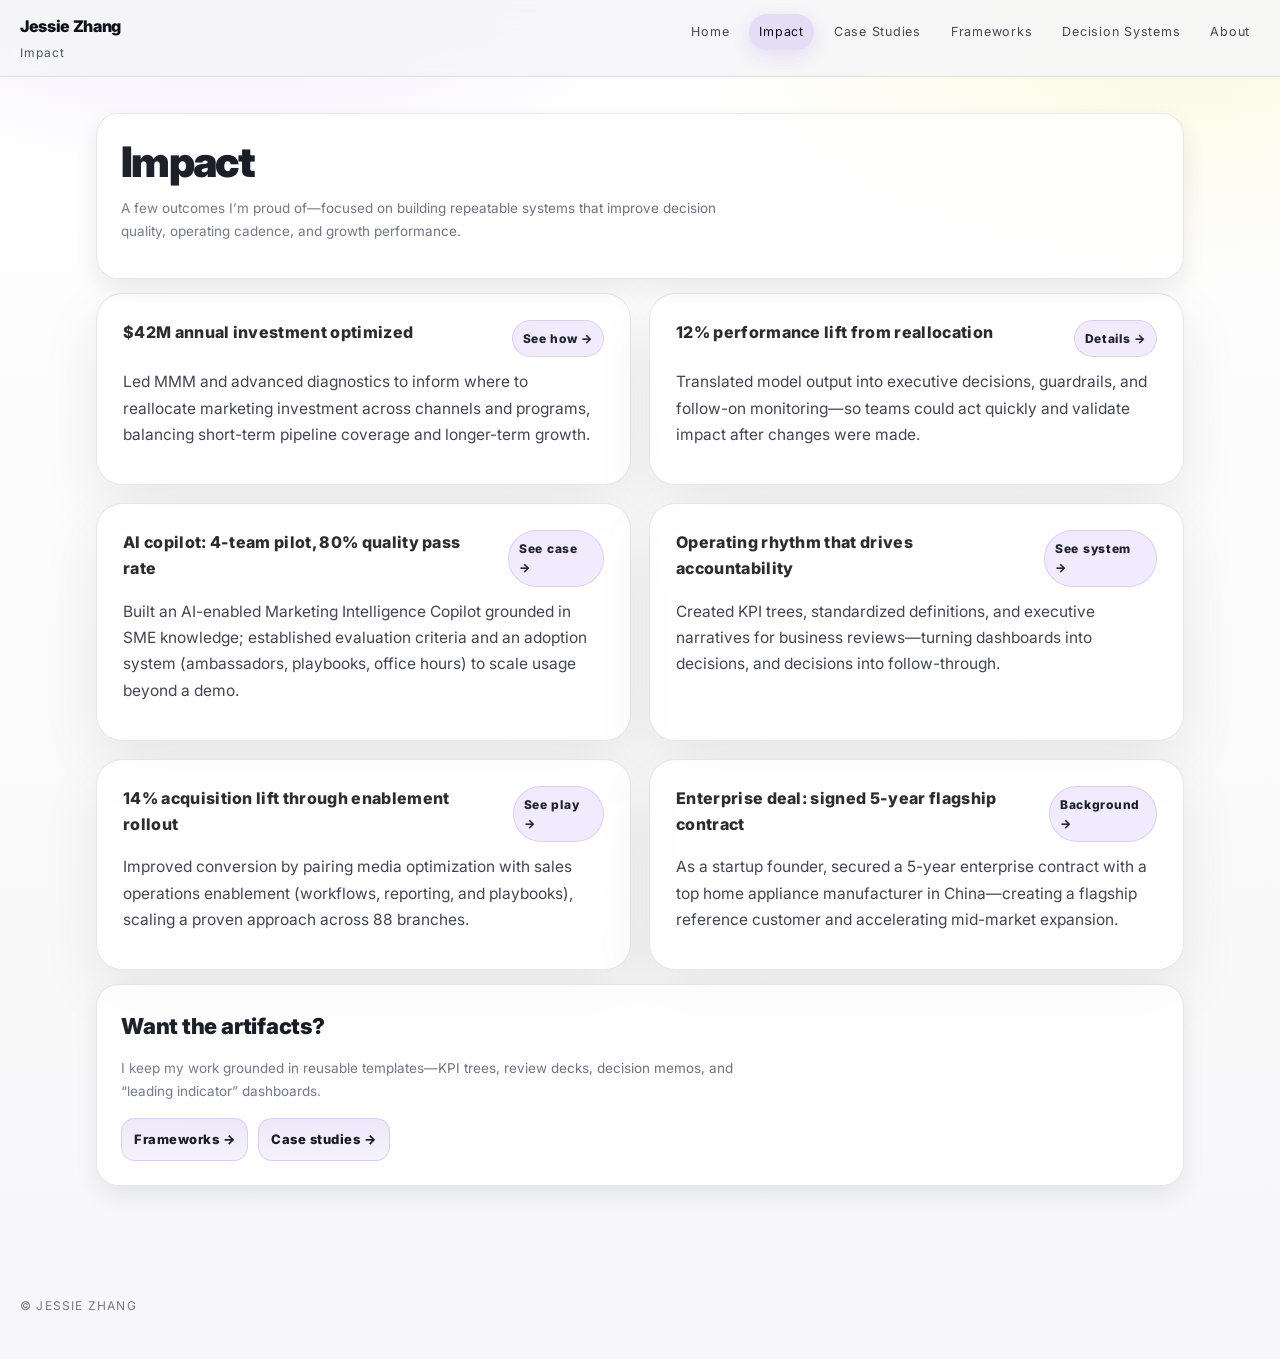
<file: impact.html>
<!doctype html>
<html lang="en">
<head>
  <meta charset="utf-8" />
  <meta name="viewport" content="width=device-width, initial-scale=1" />
  <title>Impact | Jessie Zhang</title>

  <link rel="preconnect" href="https://fonts.googleapis.com">
  <link rel="preconnect" href="https://fonts.gstatic.com" crossorigin>
  <link href="https://fonts.googleapis.com/css2?family=Fraunces:opsz,wght@9..144,300..900&family=Inter:wght@300..900&display=swap" rel="stylesheet">

  <link rel="stylesheet" href="style.css" />
</head>

<body class="impact">
  <header class="topbar">
    <nav class="nav">
      <div class="brand">
        <div class="name">Jessie Zhang</div>
        <div class="tag">Impact</div>
      </div>
      <div class="links">
        <a href="index.html">Home</a>
        <a class="active" href="impact.html">Impact</a>
        <a href="case-studies.html">Case Studies</a>
        <a href="playbooks.html">Frameworks</a>
        <a href="ai.html">Decision Systems</a>
        <a href="about.html">About</a>
      </div>
    </nav>
  </header>

  <main class="container">
    <section class="card">
      <h1 style="margin-top:0">Impact</h1>
      <p class="small">
        A few outcomes I’m proud of—focused on building repeatable systems that improve decision quality,
        operating cadence, and growth performance.
      </p>
    </section>

    <section class="impact-grid" style="margin-top:14px">
      <div class="impact-card">
        <div class="impact-top">
          <h3>$42M annual investment optimized</h3>
          <div class="impact-proof"><a href="case-studies.html#mmm">See how →</a></div>
        </div>
        <p>
          Led MMM and advanced diagnostics to inform where to reallocate marketing investment across channels and programs,
          balancing short-term pipeline coverage and longer-term growth.
        </p>
      </div>

      <div class="impact-card">
        <div class="impact-top">
          <h3>12% performance lift from reallocation</h3>
          <div class="impact-proof"><a href="case-studies.html#mmm">Details →</a></div>
        </div>
        <p>
          Translated model output into executive decisions, guardrails, and follow-on monitoring—so teams could act quickly and
          validate impact after changes were made.
        </p>
      </div>

      <div class="impact-card">
        <div class="impact-top">
          <h3>AI copilot: 4-team pilot, 80% quality pass rate</h3>
          <div class="impact-proof"><a href="case-studies.html#copilot">See case →</a></div>
        </div>
        <p>
          Built an AI-enabled Marketing Intelligence Copilot grounded in SME knowledge; established evaluation criteria and an adoption system
          (ambassadors, playbooks, office hours) to scale usage beyond a demo.
        </p>
      </div>

      <div class="impact-card">
        <div class="impact-top">
          <h3>Operating rhythm that drives accountability</h3>
          <div class="impact-proof"><a href="case-studies.html#rev-os">See system →</a></div>
        </div>
        <p>
          Created KPI trees, standardized definitions, and executive narratives for business reviews—turning dashboards into decisions,
          and decisions into follow-through.
        </p>
      </div>

      <div class="impact-card">
        <div class="impact-top">
          <h3>14% acquisition lift through enablement rollout</h3>
          <div class="impact-proof"><a href="case-studies.html#conversion">See play →</a></div>
        </div>
        <p>
          Improved conversion by pairing media optimization with sales operations enablement (workflows, reporting, and playbooks),
          scaling a proven approach across 88 branches.
        </p>
      </div>

      <div class="impact-card">
        <div class="impact-top">
          <h3>Enterprise deal: signed 5-year flagship contract</h3>
          <div class="impact-proof"><a href="about.html">Background →</a></div>
        </div>
        <p>
          As a startup founder, secured a 5-year enterprise contract with a top home appliance manufacturer in China—creating a flagship reference
          customer and accelerating mid-market expansion.
        </p>
      </div>
    </section>

    <section class="card" style="margin-top:14px">
      <h2>Want the artifacts?</h2>
      <p class="small">
        I keep my work grounded in reusable templates—KPI trees, review decks, decision memos, and “leading indicator” dashboards.
      </p>
      <div class="btnrow">
        <a class="btn" href="playbooks.html">Frameworks →</a>
        <a class="btn" href="case-studies.html">Case studies →</a>
      </div>
    </section>
  </main>

  <footer class="footer">© Jessie Zhang</footer>
</body>
</html>
</file>
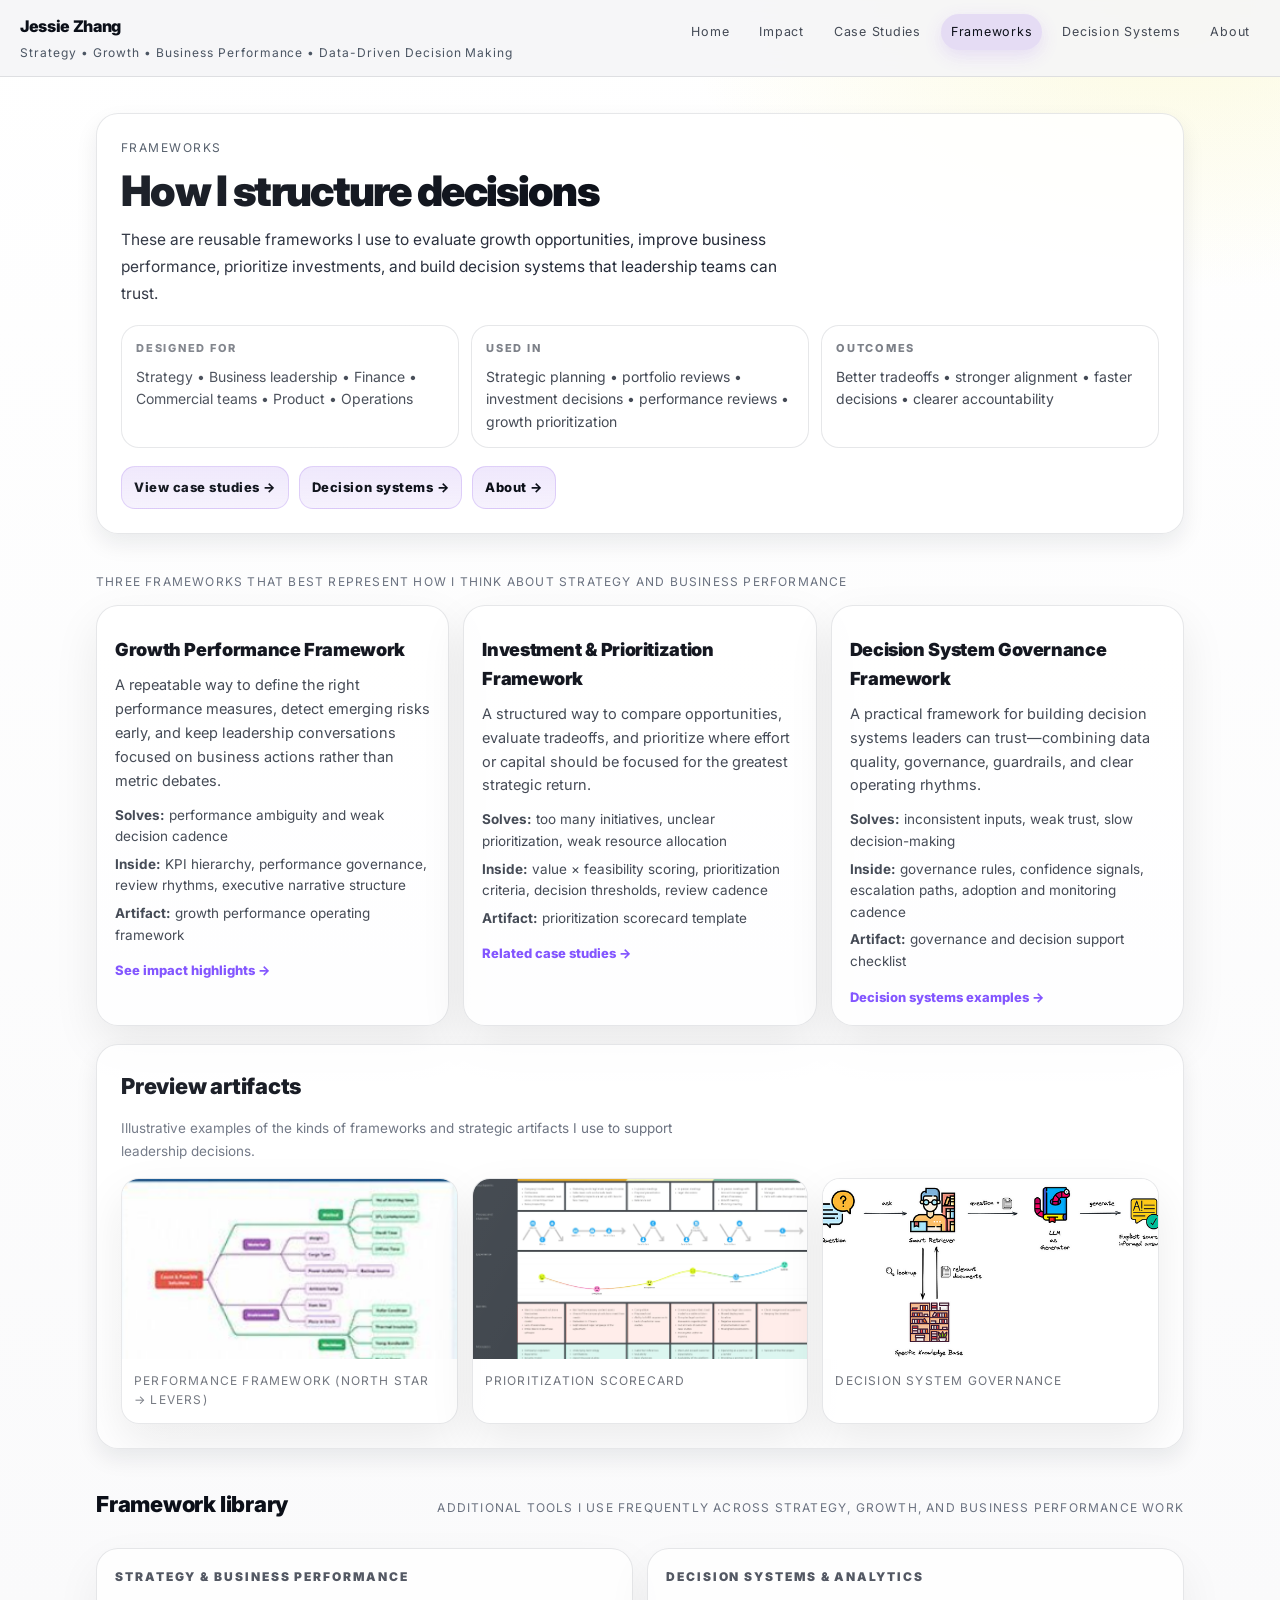
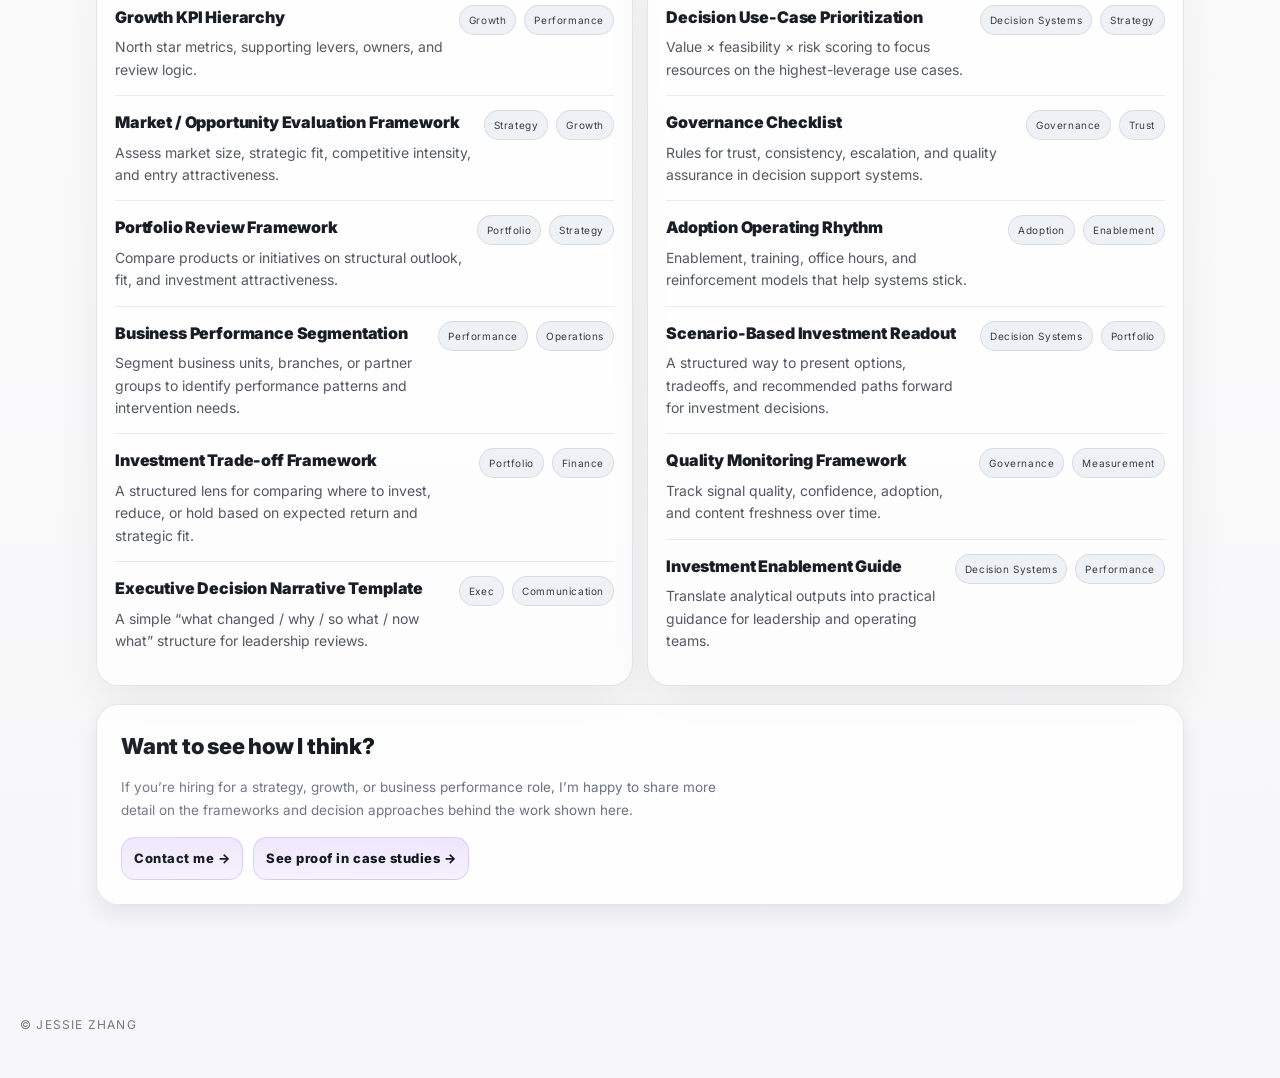
<file: playbooks.html>
<!doctype html>
<html lang="en">
<head>
  <meta charset="utf-8" />
  <meta name="viewport" content="width=device-width, initial-scale=1" />
  <title>Frameworks | Jessie Zhang</title>
  <link rel="preconnect" href="https://fonts.googleapis.com">
  <link rel="preconnect" href="https://fonts.gstatic.com" crossorigin>
  <link href="https://fonts.googleapis.com/css2?family=Fraunces:opsz,wght@9..144,300..900&family=Inter:wght@300..900&display=swap" rel="stylesheet">
  <link rel="stylesheet" href="style.css" />
</head>
<body>
  <header class="topbar">
    <nav class="nav">
      <div class="brand">
        <div class="name">Jessie Zhang</div>
        <div class="tag">Strategy • Growth • Business Performance • Data-Driven Decision Making</div>
      </div>
      <div class="links">
        <a href="index.html">Home</a>
        <a href="impact.html">Impact</a>
        <a href="case-studies.html">Case Studies</a>
        <a class="active" href="playbooks.html">Frameworks</a>
        <a href="ai.html">Decision Systems</a>
        <a href="about.html">About</a>
      </div>
    </nav>
  </header>

  <main class="container">
    <!-- Header -->
    <section class="card">
      <div class="kicker">Frameworks</div>
      <h1>How I structure decisions</h1>
      <p>
        These are reusable frameworks I use to evaluate growth opportunities, improve business performance,
        prioritize investments, and build decision systems that leadership teams can trust.
      </p>

      <div class="playbook-meta">
        <div class="meta-card">
          <div class="meta-label">Designed for</div>
          <div class="meta-value">Strategy • Business leadership • Finance • Commercial teams • Product • Operations</div>
        </div>
        <div class="meta-card">
          <div class="meta-label">Used in</div>
          <div class="meta-value">Strategic planning • portfolio reviews • investment decisions • performance reviews • growth prioritization</div>
        </div>
        <div class="meta-card">
          <div class="meta-label">Outcomes</div>
          <div class="meta-value">Better tradeoffs • stronger alignment • faster decisions • clearer accountability</div>
        </div>
      </div>

      <div class="btnrow" style="margin-top:18px">
        <a class="btn" href="case-studies.html">View case studies →</a>
        <a class="btn" href="ai.html">Decision systems →</a>
        <a class="btn" href="about.html">About →</a>
      </div>
    </section>

    <!-- Signature frameworks -->
    <section>
      <div class="sectionTitle">
        <div class="hint">Three frameworks that best represent how I think about strategy and business performance</div>
      </div>

      <div class="grid">
        <article class="pb-card">
          <h3 class="pb-title">Growth Performance Framework</h3>
          <p class="pb-desc">
            A repeatable way to define the right performance measures, detect emerging risks early, and keep leadership conversations focused on business actions rather than metric debates.
          </p>
          <div class="pb-bullets">
            <div><strong>Solves:</strong> performance ambiguity and weak decision cadence</div>
            <div><strong>Inside:</strong> KPI hierarchy, performance governance, review rhythms, executive narrative structure</div>
            <div><strong>Artifact:</strong> growth performance operating framework</div>
          </div>
          <div class="pb-actions">
            <a class="pb-link" href="impact.html">See impact highlights →</a>
          </div>
        </article>

        <article class="pb-card">
          <h3 class="pb-title">Investment & Prioritization Framework</h3>
          <p class="pb-desc">
            A structured way to compare opportunities, evaluate tradeoffs, and prioritize where effort or capital should be focused for the greatest strategic return.
          </p>
          <div class="pb-bullets">
            <div><strong>Solves:</strong> too many initiatives, unclear prioritization, weak resource allocation</div>
            <div><strong>Inside:</strong> value × feasibility scoring, prioritization criteria, decision thresholds, review cadence</div>
            <div><strong>Artifact:</strong> prioritization scorecard template</div>
          </div>
          <div class="pb-actions">
            <a class="pb-link" href="case-studies.html">Related case studies →</a>
          </div>
        </article>

        <article class="pb-card">
          <h3 class="pb-title">Decision System Governance Framework</h3>
          <p class="pb-desc">
            A practical framework for building decision systems leaders can trust—combining data quality, governance, guardrails, and clear operating rhythms.
          </p>
          <div class="pb-bullets">
            <div><strong>Solves:</strong> inconsistent inputs, weak trust, slow decision-making</div>
            <div><strong>Inside:</strong> governance rules, confidence signals, escalation paths, adoption and monitoring cadence</div>
            <div><strong>Artifact:</strong> governance and decision support checklist</div>
          </div>
          <div class="pb-actions">
            <a class="pb-link" href="ai.html">Decision systems examples →</a>
          </div>
        </article>
      </div>
    </section>

    <!-- Visual strip -->
    <section class="card" style="margin-top:18px">
      <h2>Preview artifacts</h2>
      <p class="small">Illustrative examples of the kinds of frameworks and strategic artifacts I use to support leadership decisions.</p>

      <div class="preview-grid">
        <a class="preview" href="assets/KPI tree.png" target="_blank" rel="noopener">
          <img src="assets/KPI tree.png" alt="KPI tree preview" loading="lazy">
          <div class="preview-cap">Performance Framework (North Star → levers)</div>
        </a>
        <a class="preview" href="assets/customer journey scorecard.png" target="_blank" rel="noopener">
          <img src="assets/customer journey scorecard.png" alt="Prioritization scorecard preview" loading="lazy">
          <div class="preview-cap">Prioritization Scorecard</div>
        </a>
        <a class="preview" href="assets/Rag governance.png" target="_blank" rel="noopener">
          <img src="assets/Rag governance.png" alt="Governance framework preview" loading="lazy">
          <div class="preview-cap">Decision System Governance</div>
        </a>
      </div>
    </section>

    <!-- Full library -->
    <section>
      <div class="sectionTitle">
        <h2>Framework library</h2>
        <div class="hint">Additional tools I use frequently across strategy, growth, and business performance work</div>
      </div>

      <div class="pb-split">
        <section class="pb-panel">
          <h3 class="pb-panel-title">Strategy & Business Performance</h3>

          <article class="pb-row">
            <div class="pb-row-main">
              <div class="pb-row-name">Growth KPI Hierarchy</div>
              <div class="pb-row-desc">North star metrics, supporting levers, owners, and review logic.</div>
            </div>
            <div class="pb-row-tags">
              <span class="chip static">Growth</span>
              <span class="chip static">Performance</span>
            </div>
          </article>

          <article class="pb-row">
            <div class="pb-row-main">
              <div class="pb-row-name">Market / Opportunity Evaluation Framework</div>
              <div class="pb-row-desc">Assess market size, strategic fit, competitive intensity, and entry attractiveness.</div>
            </div>
            <div class="pb-row-tags">
              <span class="chip static">Strategy</span>
              <span class="chip static">Growth</span>
            </div>
          </article>

          <article class="pb-row">
            <div class="pb-row-main">
              <div class="pb-row-name">Portfolio Review Framework</div>
              <div class="pb-row-desc">Compare products or initiatives on structural outlook, fit, and investment attractiveness.</div>
            </div>
            <div class="pb-row-tags">
              <span class="chip static">Portfolio</span>
              <span class="chip static">Strategy</span>
            </div>
          </article>

          <article class="pb-row">
            <div class="pb-row-main">
              <div class="pb-row-name">Business Performance Segmentation</div>
              <div class="pb-row-desc">Segment business units, branches, or partner groups to identify performance patterns and intervention needs.</div>
            </div>
            <div class="pb-row-tags">
              <span class="chip static">Performance</span>
              <span class="chip static">Operations</span>
            </div>
          </article>

          <article class="pb-row">
            <div class="pb-row-main">
              <div class="pb-row-name">Investment Trade-off Framework</div>
              <div class="pb-row-desc">A structured lens for comparing where to invest, reduce, or hold based on expected return and strategic fit.</div>
            </div>
            <div class="pb-row-tags">
              <span class="chip static">Portfolio</span>
              <span class="chip static">Finance</span>
            </div>
          </article>

          <article class="pb-row">
            <div class="pb-row-main">
              <div class="pb-row-name">Executive Decision Narrative Template</div>
              <div class="pb-row-desc">A simple “what changed / why / so what / now what” structure for leadership reviews.</div>
            </div>
            <div class="pb-row-tags">
              <span class="chip static">Exec</span>
              <span class="chip static">Communication</span>
            </div>
          </article>
        </section>

        <section class="pb-panel">
          <h3 class="pb-panel-title">Decision Systems & Analytics</h3>

          <article class="pb-row">
            <div class="pb-row-main">
              <div class="pb-row-name">Decision Use-Case Prioritization</div>
              <div class="pb-row-desc">Value × feasibility × risk scoring to focus resources on the highest-leverage use cases.</div>
            </div>
            <div class="pb-row-tags">
              <span class="chip static">Decision Systems</span>
              <span class="chip static">Strategy</span>
            </div>
          </article>

          <article class="pb-row">
            <div class="pb-row-main">
              <div class="pb-row-name">Governance Checklist</div>
              <div class="pb-row-desc">Rules for trust, consistency, escalation, and quality assurance in decision support systems.</div>
            </div>
            <div class="pb-row-tags">
              <span class="chip static">Governance</span>
              <span class="chip static">Trust</span>
            </div>
          </article>

          <article class="pb-row">
            <div class="pb-row-main">
              <div class="pb-row-name">Adoption Operating Rhythm</div>
              <div class="pb-row-desc">Enablement, training, office hours, and reinforcement models that help systems stick.</div>
            </div>
            <div class="pb-row-tags">
              <span class="chip static">Adoption</span>
              <span class="chip static">Enablement</span>
            </div>
          </article>

          <article class="pb-row">
            <div class="pb-row-main">
              <div class="pb-row-name">Scenario-Based Investment Readout</div>
              <div class="pb-row-desc">A structured way to present options, tradeoffs, and recommended paths forward for investment decisions.</div>
            </div>
            <div class="pb-row-tags">
              <span class="chip static">Decision Systems</span>
              <span class="chip static">Portfolio</span>
            </div>
          </article>

          <article class="pb-row">
            <div class="pb-row-main">
              <div class="pb-row-name">Quality Monitoring Framework</div>
              <div class="pb-row-desc">Track signal quality, confidence, adoption, and content freshness over time.</div>
            </div>
            <div class="pb-row-tags">
              <span class="chip static">Governance</span>
              <span class="chip static">Measurement</span>
            </div>
          </article>

          <article class="pb-row">
            <div class="pb-row-main">
              <div class="pb-row-name">Investment Enablement Guide</div>
              <div class="pb-row-desc">Translate analytical outputs into practical guidance for leadership and operating teams.</div>
            </div>
            <div class="pb-row-tags">
              <span class="chip static">Decision Systems</span>
              <span class="chip static">Performance</span>
            </div>
          </article>
        </section>
      </div>
    </section>

    <!-- CTA -->
    <section class="card" style="margin-top:18px">
      <h2>Want to see how I think?</h2>
      <p class="small">
        If you’re hiring for a strategy, growth, or business performance role, I’m happy to share more detail on the frameworks and decision approaches behind the work shown here.
      </p>
      <div class="btnrow" style="margin-top:14px">
        <a class="btn" href="about.html">Contact me →</a>
        <a class="btn" href="case-studies.html">See proof in case studies →</a>
      </div>
    </section>
  </main>

  <footer class="footer">© Jessie Zhang</footer>
</body>
</html>
</file>
<file: style.css>
/* ======================================================================
   Jessie Zhang Portfolio — Single Clean style.css
   Theme: Premium Mockup / Modern UI / Clean Tech + optional Madison hero
   ====================================================================== */

/* ---------- Design tokens ---------- */
:root{
  /* Palette */
  --bg: #ffffff;
  --bg2: #F5F5F7;          /* studio light gray */
  --ink: #0b0f18;
  --text: #111827;
  --muted: #4b5563;
  --muted2:#6b7280;
  --line: rgba(17,24,39,.10);
  --line2: rgba(17,24,39,.16);

  --purple: #8D59E9;       /* electric purple */
  --yellow: #EBE021;       /* acid yellow */
  --subcard: #D8E2EC;      /* pale blue-gray */
  --charcoal: #2D2D2D;

  /* Layout */
  --max: 1320px;           /* unified nav + content width */
  --r: 16px;
  --r2: 22px;
  --gutter: 20px;

  /* Shadows (studio lighting) */
  --shadow-sm: 0 10px 22px rgba(15, 23, 42, .08);
  --shadow-md: 0 18px 40px rgba(15, 23, 42, .12);
  --shadow-lg: 0 26px 70px rgba(15, 23, 42, .16);

  /* Type */
  --font-sans: "Inter", ui-sans-serif, system-ui, -apple-system, "Segoe UI", Roboto, Helvetica, Arial;
  --font-serif: "Fraunces", ui-serif, Georgia, "Times New Roman", Times, serif;
}

/* ---------- Base reset ---------- */
*{ box-sizing:border-box; }
html,body{ margin:0; padding:0; }
body{
  font-family: var(--font-sans);
  color: var(--text);
  line-height: 1.6;
  background:
    radial-gradient(900px 520px at 18% -10%, rgba(141,89,233,.18), transparent 60%),
    radial-gradient(900px 520px at 92% 0%, rgba(235,224,33,.14), transparent 56%),
    linear-gradient(180deg, var(--bg) 0%, var(--bg2) 120%);
  -webkit-font-smoothing: antialiased;
  -moz-osx-font-smoothing: grayscale;
}

a{ color: var(--purple); text-decoration:none; }
a:hover{ text-decoration: underline; text-underline-offset: 4px; }

/* ---------- Container ---------- */
.container,
.contner {
 width: min(1120px, calc(100% - 48px));
  margin: 0 auto;
  padding: 36px 16px 84px;
}
@media (max-width: 640px){
  .container{ padding: 24px 14px 64px; }
}

.hero2 {
  display: grid;
  grid-template-columns: minmax(0, 1.08fr) minmax(300px, 420px);
  gap: 40px;
  align-items: center;
}

.hero2-left {
  max-width: 680px;
}

.hero2-right {
  width: 100%;
  max-width: 420px;
  justify-self: end;
}
@media (max-width: 980px){
  .hero2{ grid-template-columns: 1fr; }
}

.status-pill{
  display:inline-flex;
  align-items:center;
  gap:10px;
  border:1px solid rgba(0,0,0,.10);
  background: rgba(255,255,255,.75);
  padding: 8px 12px;
  border-radius: 999px;
  font-size: 13px;
  color: rgba(0,0,0,.75);
}
.status-pill .dot{
  width:10px; height:10px; border-radius:999px;
  background: #ff8a00;
  box-shadow: 0 0 0 4px rgba(255,138,0,.18);
}
.hero2-eyebrow{
  margin-top: 16px;
  font-size: 12px;
  letter-spacing: .18em;
  text-transform: uppercase;
  color: rgba(0,0,0,.55);
}
.hero2-title{
  margin: 18px 0 14px;
  font-size: 35px;
  line-height: 0.98;
  letter-spacing: -0.05em;
  font-weight: 900;
  color: #0b0f18;
}
.hero2-title .serif{
  font-family: var(--font-serif);
  font-style: italic;
  font-weight: 500;
  letter-spacing: -0.02em;
}
.hero2-title .big{ display:inline-block; }
@media (max-width: 720px){
  .hero2-title{ font-size: 40px; line-height: 1.08; }
}
.hero2-sub {
  max-width: 60ch;
}
/* ---------- Top bar / nav ---------- */
.topbar{
  position: sticky;
  top: 0;
  z-index: 30;
  background: rgba(245,245,247,.86);
  backdrop-filter: blur(12px);
  border-bottom: 1px solid var(--line);
}
.nav{
  max-width: var(--max);
  margin: 0 auto;
  padding: 14px var(--gutter);
  display:flex;
  align-items:flex-start;
  justify-content:space-between;
  gap: 14px;
}
.brand{
  display:flex;
  flex-direction:column;
  gap: 3px;
}
.brand .name{
  font-weight: 850;
  letter-spacing: -0.02em;
  font-size: 16px;
  color: var(--ink);
}
.brand .tag{
  font-size: 12px;
  color: var(--muted);
  letter-spacing: .08em;
}
.links{
  display:flex;
  flex-wrap:wrap;
  gap: 10px;
  justify-content:flex-end;
  align-items:flex-start;
}
.links a{
  font-size: 12.5px;
  color: rgba(17,24,39,.78);
  padding: 8px 10px;
  border-radius: 999px;
  letter-spacing: .06em;
}
.links a:hover{
  text-decoration:none;
  background: rgba(141,89,233,.12);
  color: var(--ink);
}
.links a.active{
  background: rgba(141,89,233,.16);
  color: var(--ink);
  box-shadow: 0 6px 18px rgba(141,89,233,.16);
}

/* ---------- Cards ---------- */
.card{
  background: rgba(255,255,255,.82);
  border: 1px solid var(--line);
  border-radius: var(--r2);
  padding: 24px;
  box-shadow: var(--shadow-sm);
  position: relative;
  overflow: hidden;
}

/* subtle “device gloss” */
.card::before{
  content:"";
  position:absolute;
  inset:-1px;
  background: linear-gradient(120deg, rgba(255,255,255,.65), rgba(255,255,255,0) 45%);
  opacity: .14;
  pointer-events:none;
}

@media (max-width: 640px){
  .card{ padding: 18px; }
}
.card:hover{
  box-shadow: var(--shadow-md);
  transform: translateY(-1px);
  transition: box-shadow .18s ease, transform .18s ease;
}

/* ---------- Typography ---------- */
.kicker{
  font-size: 12px;
  color: var(--muted);
  letter-spacing: .12em;
  text-transform: uppercase;
}
h1{
  font-size: 42px;
  line-height: 1.12;
  margin: 10px 0 12px;
  letter-spacing: -0.04em;
  font-weight: 900;
  color: var(--ink);
  font-family: var(--font-sans);
}
@media (max-width: 520px){ h1{ font-size: 32px; } }

h2{
  font-size: 22px;
  margin: 0 0 12px;
  letter-spacing: -0.01em;
  font-weight: 850;
  color: var(--ink);
  font-family: var(--font-sans);
}
h3{
  font-size: 14px;
  margin: 0 0 8px;
  letter-spacing: .08em;
  text-transform: uppercase;
  font-weight: 800;
  color: var(--charcoal);
}
p{
  margin: 10px 0;
  max-width: 68ch;
  color: rgba(17,24,39,.92);
  font-size: 15.5px;
  line-height: 1.75;
}
.small{
  font-size: 13.5px;
  color: var(--muted2);
}
hr{
  border:none;
  border-top: 1px solid var(--line);
  margin: 16px 0;
}

/* ---------- Layout helpers ---------- */
.sectionTitle{
  display:flex;
  align-items:baseline;
  justify-content:space-between;
  gap: 10px;
  margin: 38px 0 14px;
}
.sectionTitle .hint{
  color: var(--muted2);
  font-size: 12px;
  letter-spacing: .10em;
  text-transform: uppercase;
}

.grid{
  display:grid;
  grid-template-columns: repeat(3, 1fr);
  gap: 14px;
}
@media (max-width: 980px){ .grid{ grid-template-columns: repeat(2, 1fr); } }
@media (max-width: 640px){ .grid{ grid-template-columns: 1fr; } }

.pillars{
  display:grid;
  grid-template-columns: repeat(2, 1fr);
  gap: 14px;
}
@media (max-width: 720px){ .pillars{ grid-template-columns: 1fr; } }

/* ---------- Chips / tags ---------- */
.badges{
  display:flex;
  flex-wrap:wrap;
  gap: 8px;
  margin-top: 10px;
}
.chip{
  display:inline-flex;
  align-items:center;
  gap: 6px;
  padding: 7px 11px;
  border-radius: 999px;
  border: 1px solid rgba(17,24,39,.10);
  background: rgba(216,226,236,.42);
  color: rgba(45,45,45,.92);
  font-size: 11.5px;
  letter-spacing: .06em;
  cursor: pointer;
  user-select:none;
}
.chip.static{ cursor: default; }
.chip[aria-pressed="true"]{
  background: rgba(141,89,233,.16);
  border-color: rgba(141,89,233,.30);
  color: var(--ink);
}
.chip.highlight{
  background: rgba(235,224,33,.55);
  border-color: rgba(235,224,33,.75);
  color: #121212;
}

/* ---------- Buttons ---------- */
.btnrow{
  display:flex;
  gap: 10px;
  flex-wrap:wrap;
  margin-top: 14px;
}
.btn{
  display:inline-flex;
  align-items:center;
  gap: 8px;
  padding: 10px 12px;
  border-radius: 14px;
  border: 1px solid rgba(141,89,233,.22);
  background: linear-gradient(180deg, rgba(141,89,233,.14), rgba(141,89,233,.08));
  color: var(--ink);
  font-size: 13px;
  font-weight: 800;
  letter-spacing: .04em;
}
.btn:hover{
  text-decoration:none;
  background: linear-gradient(180deg, rgba(141,89,233,.22), rgba(141,89,233,.12));
  box-shadow: 0 14px 35px rgba(141,89,233,.18);
}
.btn.secondary{
  border-color: rgba(17,24,39,.14);
  background: rgba(255,255,255,.70);
  color: rgba(17,24,39,.92);
}
.btn.secondary:hover{
  background: rgba(255,255,255,.92);
  box-shadow: var(--shadow-sm);
}
/* Optional button variants used on Home (Madison hero) */
.btn.primary{
  background: #0b0f18;
  border-color: #0b0f18;
  color: #fff;
}
.btn.primary:hover{ background:#121829; }
.btn.ghost{
  background: rgba(255,255,255,.75);
  border: 1px solid rgba(0,0,0,.12);
  color: #0b0f18;
}
.btn.ghost:hover{ background: rgba(255,255,255,.95); }

/* ---------- Lists ---------- */
.list{ margin: 0; padding-left: 18px; }
.list li{ margin: 8px 0; color: rgba(17,24,39,.92); font-size: 15px; }

/* ---------- Footer ---------- */
.footer{
  max-width: var(--max);
  margin: 0 auto;
  padding: 26px var(--gutter) 44px;
  color: rgba(17,24,39,.56);
  font-size: 12px;
  letter-spacing: .10em;
  text-transform: uppercase;
}

/* ======================================================================
   Page / feature styles
   ====================================================================== */

/* ---------- Dark mode emphasis (optional) ---------- */
body.dark{
  background: radial-gradient(900px 520px at 20% -10%, rgba(141,89,233,.28), transparent 55%),
              radial-gradient(900px 520px at 92% 0%, rgba(235,224,33,.18), transparent 55%),
              #000000;
  color: #ffffff;
}
body.dark .topbar{ background: rgba(0,0,0,.70); border-bottom-color: rgba(255,255,255,.12); }
body.dark .brand .name, body.dark h1, body.dark h2{ color:#ffffff; }
body.dark .brand .tag, body.dark .kicker, body.dark .small, body.dark .sectionTitle .hint{ color: rgba(255,255,255,.72); }
body.dark a{ color: rgba(235,224,33,.95); }
body.dark .links a{ color: rgba(255,255,255,.78); }
body.dark .links a.active{ background: rgba(235,224,33,.16); box-shadow:none; color:#fff; }
body.dark .card{
  background: rgba(255,255,255,.05);
  border-color: rgba(255,255,255,.14);
  box-shadow: 0 18px 40px rgba(0,0,0,.40);
}
body.dark .card::before{ opacity: .10; }
body.dark .chip{ background: rgba(255,255,255,.06); border-color: rgba(255,255,255,.14); color: rgba(255,255,255,.84); }
body.dark .chip[aria-pressed="true"]{ background: rgba(235,224,33,.18); border-color: rgba(235,224,33,.35); color:#fff; }
body.dark .btn{
  border-color: rgba(235,224,33,.35);
  background: rgba(235,224,33,.16);
  color: #fff;
}
body.dark hr{ border-top-color: rgba(255,255,255,.12); }

/* ---------- Case Studies: right-side pattern + width ---------- */
body.case .container{ max-width: 1320px; }
body.case{ position: relative; }
body.case::after{
  content:"";
  position: fixed;
  top: 0;
  right: 0;
  width: 40vw;
  height: 100vh;
  pointer-events: none;
  z-index: -1;
  background:
    radial-gradient(700px 420px at 20% 20%, rgba(141,89,233,.10), transparent 60%),
    radial-gradient(700px 420px at 60% 70%, rgba(235,224,33,.08), transparent 60%),
    radial-gradient(1px 1px at 10px 10px, rgba(17,24,39,.12) 1px, transparent 0) 0 0 / 22px 22px;
  opacity: .55;
}
@media (max-width: 980px){
  body.case::after{ display:none; }
}

/* ---------- Impact: larger tiles ---------- */
.impact-grid{
  display: grid;
  grid-template-columns: repeat(2, 1fr);
  gap: 18px;
}
@media (max-width: 900px){
  .impact-grid{ grid-template-columns: 1fr; }
}
.impact-card{
  background: rgba(255,255,255,.86);
  border: 1px solid rgba(17,24,39,.10);
  border-radius: 26px;
  padding: 26px;
  box-shadow: 0 22px 60px rgba(0,0,0,.08);
}
.impact-card h3{
  margin: 0;
  font-size: 16px;
  letter-spacing: .02em;
  text-transform: none;
}
.impact-card p{
  margin-top: 12px;
  font-size: 15.5px;
  line-height: 1.7;
  color: rgba(17,24,39,.80);
  max-width: 70ch;
}
.impact-top{
  display:flex;
  align-items:flex-start;
  justify-content:space-between;
  gap: 12px;
}
.impact-proof a{
  display:inline-flex;
  align-items:center;
  padding: 8px 10px;
  border-radius: 999px;
  background: rgba(141,89,233,.12);
  border: 1px solid rgba(141,89,233,.20);
  color: rgba(11,15,24,.92);
  font-size: 12px;
  font-weight: 800;
  letter-spacing: .06em;
  text-decoration:none;
}
.impact-proof a:hover{
  background: rgba(141,89,233,.18);
  text-decoration:none;
}
.impact-rotator{
  display:flex;
  align-items:center;
  justify-content:space-between;
  gap: 12px;
  margin: 16px 0 6px;
}
.impact-rotator__btns{
  display:flex;
  gap: 10px;
  flex-wrap: wrap;
}

/* ---------- AI: two-column section blocks ---------- */
.two-col{
  display: grid;
  grid-template-columns: 1fr 1fr;
  gap: 14px;
  margin-top: 14px;
}
.two-col__card{
  background: rgba(255,255,255,.78);
  border: 1px solid rgba(17,24,39,.10);
  border-radius: 18px;
  padding: 18px;
  box-shadow: 0 14px 34px rgba(0,0,0,.06);
}
.two-col__card h3{ margin-top: 0; }
@media (max-width: 900px){
  .two-col{ grid-template-columns: 1fr; }
}

/* ---------- Logo strip (grid) ---------- */
.logo-strip{
  margin-top: 26px;
  padding: 16px 18px 14px;
  border: 1px solid rgba(17,24,39,.08);
  background: rgba(255,255,255,.55);
  border-radius: 22px;
  box-shadow: 0 14px 34px rgba(0,0,0,.06);
}
.logo-strip__title{
  font-size: 12px;
  letter-spacing: .16em;
  text-transform: uppercase;
  color: rgba(17,24,39,.55);
  font-weight: 900;
  margin-bottom: 10px;
}
.logo-strip__note{
  margin-top: 10px;
  font-size: 11px;
  letter-spacing: .08em;
  color: rgba(17,24,39,.45);
}

.logo-strip__grid{
  display: grid;
  grid-template-columns: repeat(6, 1fr);
  gap: 10px;
  align-items: center;
}
@media (max-width: 980px){
  .logo-strip__grid{ grid-template-columns: repeat(3, 1fr); }
}
@media (max-width: 520px){
  .logo-strip__grid{ grid-template-columns: repeat(2, 1fr); }
}

.logo-item{
  height: 44px;
  display:flex;
  align-items:center;
  justify-content:center;
  padding: 6px 10px;
  border-radius: 14px;
  border: 1px solid rgba(17,24,39,.06);
  background: rgba(255,255,255,.65);
}
.logo-item img{
  height: 24px;        /* fixed height baseline */
  width: auto;
  max-width: 110px;    /* prevents very wide logos from dominating */
  object-fit: contain;
  filter: grayscale(0.35) contrast(1.05) opacity(.9);
}
.logo-item:hover img{
  filter: none;
  opacity: 1;
  transition: filter .18s ease, opacity .18s ease;
}

/* ---------- Logo marquee (moving panel) ---------- */
.logo-marquee{
  position: relative;
  overflow: hidden;
  border-radius: 18px;
  margin-top: 12px;
}
/* soft fade edges */
.logo-marquee::before,
.logo-marquee::after{
  content:"";
  position:absolute;
  top:0; bottom:0;
  width: 56px;
  z-index: 2;
  pointer-events:none;
}
.logo-marquee::before{
  left:0;
  background: linear-gradient(90deg, rgba(255,255,255,.95), rgba(255,255,255,0));
}
.logo-marquee::after{
  right:0;
  background: linear-gradient(270deg, rgba(255,255,255,.95), rgba(255,255,255,0));
}
.logo-track{
  display:flex;
  gap: 12px;
  align-items:center;
  width: max-content;
  padding: 8px 6px;
  animation: logoScroll 24s linear infinite;
}
.logo-marquee:hover .logo-track{
  animation-play-state: paused;
}
/* marquee-only tweaks */
.logo-marquee .logo-item{ min-width: 140px; }
.logo-marquee .logo-item img{ max-height: 22px; }

@keyframes logoScroll{
  from { transform: translateX(0); }
  to   { transform: translateX(-50%); }
}

/* === MacBook (reference-style: thin bezel + silver deck + glow) === */
.macbook.macbook--ref{
  position: relative;
  margin: 18px 0 12px;
  max-width: 980px;
  isolation: isolate;
}

/* Glow aura behind the laptop */
.macbook.macbook--ref::before{
  content:"";
  position:absolute;
  left: 50%;
  top: 32%;
  transform: translate(-50%, -50%);
  width: 120%;
  height: 78%;
  z-index: -1;
  background:
    radial-gradient(520px 260px at 30% 55%, rgba(255,160,120,.40), transparent 65%),
    radial-gradient(520px 260px at 70% 45%, rgba(160,120,255,.42), transparent 65%),
    radial-gradient(560px 320px at 50% 60%, rgba(255,255,255,.22), transparent 70%);
  filter: blur(14px);
  opacity: .95;
}

/* SCREEN / BEZEL */
.macbook.macbook--ref .macbook__screen{
  position: relative;
  border-radius: 18px;
  padding: 10px; /* thin bezel feel */
  background: linear-gradient(180deg, #0a0f1a, #0b1220);
  border: 1px solid rgba(255,255,255,.08);
  box-shadow:
    0 26px 70px rgba(0,0,0,.22),
    inset 0 1px 0 rgba(255,255,255,.08);
  overflow: hidden;
}

/* inner bezel line */
.macbook.macbook--ref .macbook__screen::before{
  content:"";
  position:absolute;
  inset: 7px;
  border-radius: 14px;
  border: 1px solid rgba(255,255,255,.10);
  pointer-events:none;
}

/* subtle glass reflection */
.macbook.macbook--ref .macbook__screen::after{
  content:"";
  position:absolute;
  inset:0;
  border-radius: 18px;
  background:
    radial-gradient(680px 240px at 22% 8%, rgba(255,255,255,.14), transparent 60%),
    linear-gradient(180deg, rgba(255,255,255,.06), transparent 45%);
  pointer-events:none;
  mix-blend-mode: screen;
  opacity: .75;
}

.macbook.macbook--ref .macbook__screen img{
  width: 100%;
  display:block;
  border-radius: 12px;
  border: 1px solid rgba(255,255,255,.06);
  background: #000;
}

/* BASE / DECK (silver) */
.macbook.macbook--ref .macbook__base{
  position: relative;
  width: 94%;
  height: 30px;
  margin: 10px auto 0;
  border-radius: 0 0 26px 26px;
  background:
    linear-gradient(180deg, #f4f5f8 0%, #e2e6ee 55%, #cfd5df 100%);
  border: 1px solid rgba(0,0,0,.14);
  box-shadow:
    0 18px 48px rgba(0,0,0,.14),
    inset 0 1px 0 rgba(255,255,255,.85);
}

/* hinge line */
.macbook.macbook--ref .macbook__base::before{
  content:"";
  position:absolute;
  left: 12%;
  right: 12%;
  top: 4px;
  height: 2px;
  border-radius: 999px;
  background: linear-gradient(90deg, rgba(0,0,0,.14), rgba(0,0,0,.03), rgba(0,0,0,.14));
  opacity: .75;
}

/* ambient shadow under deck (important for 3D) */
.macbook.macbook--ref .macbook__base::after{
  content:"";
  position:absolute;
  left: 8%;
  right: 8%;
  bottom: -22px;
  height: 26px;
  border-radius: 999px;
  background: radial-gradient(closest-side, rgba(0,0,0,.28), transparent 72%);
  filter: blur(7px);
  opacity: .55;
}

/* trackpad notch */
.macbook.macbook--ref .macbook__notch{
  position:absolute;
  left: 50%;
  transform: translateX(-50%);
  bottom: 18px;
  width: 140px;
  height: 10px;
  border-radius: 0 0 14px 14px;
  background: rgba(0,0,0,.12);
  border: 1px solid rgba(0,0,0,.10);
  box-shadow: inset 0 1px 0 rgba(255,255,255,.35);
}

/* responsive */
@media (max-width: 820px){
  .macbook.macbook--ref{ max-width: 100%; }
}

/* ---------- Playbooks page polish ---------- */
.playbook-meta{
  margin-top: 18px;
  display: grid;
  grid-template-columns: repeat(3, 1fr);
  gap: 12px;
}
@media (max-width: 980px){
  .playbook-meta{ grid-template-columns: 1fr; }
}
.meta-card{
  border: 1px solid rgba(17,24,39,.10);
  background: rgba(255,255,255,.65);
  border-radius: 18px;
  padding: 14px;
}
.meta-label{
  font-size: 11px;
  letter-spacing: .16em;
  text-transform: uppercase;
  color: rgba(17,24,39,.55);
  font-weight: 800;
}
.meta-value{
  margin-top: 8px;
  font-size: 14px;
  line-height: 1.6;
  color: rgba(17,24,39,.78);
}
.pb-card{
  position: relative;
  border: 1px solid rgba(17,24,39,.10);
  background: rgba(255,255,255,.72);
  border-radius: 22px;
  padding: 18px;
  box-shadow: 0 18px 46px rgba(0,0,0,.08);
}
.pb-badge{
  display: inline-flex;
  align-items: center;
  gap: 8px;
  font-size: 11px;
  letter-spacing: .16em;
  text-transform: uppercase;
  font-weight: 900;
  color: rgba(17,24,39,.70);
  background: rgba(124,77,255,.12);
  border: 1px solid rgba(124,77,255,.20);
  padding: 6px 10px;
  border-radius: 999px;
}
.pb-title{
  margin-top: 12px;
  font-size: 18px;
  letter-spacing: -0.02em;
  text-transform: none;
  font-weight: 900;
  color: rgba(11,15,24,.96);
}
.pb-desc{
  margin-top: 8px;
  font-size: 14.5px;
  color: rgba(17,24,39,.78);
  line-height: 1.65;
}
.pb-bullets{
  margin-top: 12px;
  display: grid;
  gap: 6px;
  font-size: 13.5px;
  color: rgba(17,24,39,.78);
}
.pb-actions{
  margin-top: 14px;
  display: flex;
  gap: 12px;
  flex-wrap: wrap;
}
.pb-link{
  font-weight: 800;
  font-size: 13px;
  color: rgba(124,77,255,.95);
}
.preview-grid{
  margin-top: 14px;
  display: grid;
  grid-template-columns: repeat(3, 1fr);
  gap: 14px;
}
@media (max-width: 980px){
  .preview-grid{ grid-template-columns: 1fr; }
}
.preview{
  display: block;
  border-radius: 18px;
  overflow: hidden;
  border: 1px solid rgba(17,24,39,.10);
  background: rgba(255,255,255,.70);
  box-shadow: 0 18px 46px rgba(0,0,0,.08);
}
.preview img{
  width: 100%;
  height: 180px;
  object-fit: cover;
  display: block;
  background: #f2f3f6;
}
.preview-cap{
  padding: 12px 12px 14px;
  font-size: 12px;
  letter-spacing: .10em;
  text-transform: uppercase;
  color: rgba(17,24,39,.60);
}
.pb-split{
  display: grid;
  grid-template-columns: 1fr 1fr;
  gap: 14px;
}
@media (max-width: 980px){
  .pb-split{ grid-template-columns: 1fr; }
}
.pb-panel{
  border: 1px solid rgba(17,24,39,.10);
  background: rgba(255,255,255,.72);
  border-radius: 22px;
  padding: 18px;
  box-shadow: 0 18px 46px rgba(0,0,0,.06);
}
.pb-panel-title{
  font-size: 12px;
  letter-spacing: .16em;
  text-transform: uppercase;
  font-weight: 900;
  color: rgba(17,24,39,.72);
  margin-bottom: 10px;
}
.pb-row{
  display: grid;
  grid-template-columns: 1fr auto;
  gap: 10px;
  padding: 14px 0;
  border-top: 1px solid rgba(17,24,39,.08);
}
.pb-row:first-of-type{ border-top: none; padding-top: 8px; }
.pb-row-name{
  font-weight: 900;
  letter-spacing: -0.01em;
  color: rgba(11,15,24,.94);
}
.pb-row-desc{
  margin-top: 6px;
  font-size: 14px;
  line-height: 1.6;
  color: rgba(17,24,39,.72);
}
.pb-row-tags{
  display: flex;
  gap: 8px;
  flex-wrap: wrap;
  align-content: start;
  justify-content: flex-end;
}
.pb-row .chip{
  font-size: 10px;
  padding: 6px 9px;
}

/* ---------- Radial About Layout ---------- */
.radial{ overflow: visible; }
.radial-wrap{
  position: relative;
  width: 100%;
  max-width: 980px;
  margin: 0 auto;
  aspect-ratio: 1 / 1;
  min-height: 720px;
}
.radial-svg{
  position: absolute;
  inset: 0;
  width: 100%;
  height: 100%;
  pointer-events: none;
}
.radial-center{
  position: absolute;
  left: 50%;
  top: 50%;
  transform: translate(-50%, -50%);
}
.radial-photo{
  position: relative;
  width: 280px;
  height: 280px;
  border-radius: 999px;
  border: 1px solid rgba(0,0,0,.14);
  background: #fff;
  box-shadow: 0 18px 40px rgba(0,0,0,.08);
  overflow: hidden;
}
.radial-ring{
  position: absolute;
  inset: 14px;
  border-radius: 999px;
  border: 1px solid rgba(0,0,0,.14);
  pointer-events: none;
}
.radial-photo img{
  position: absolute;
  inset: 28px;
  width: calc(100% - 56px);
  height: calc(100% - 56px);
  object-fit: cover;
  border-radius: 999px;
}
.radial-item{
  position: absolute;
  width: 240px;
  background: rgba(255,255,255,.92);
  border: 1px solid rgba(0,0,0,.12);
  border-radius: 16px;
  padding: 14px 14px 12px;
  box-shadow: 0 12px 24px rgba(0,0,0,.06);
  backdrop-filter: blur(6px);
}
.radial-title{
  font-size: 12px;
  letter-spacing: .14em;
  text-transform: uppercase;
  font-weight: 700;
  color: rgba(0,0,0,.70);
}
.radial-desc{
  margin-top: 8px;
  font-size: 13.5px;
  line-height: 1.55;
  color: rgba(0,0,0,.78);
}
/* positions */
.r1{ left: 14%; top: 22%; transform: translate(-50%,-50%); text-align: right; }
.r2{ left: 50%; top: 10%; transform: translate(-50%,-50%); text-align: center; }
.r3{ left: 86%; top: 24%; transform: translate(-50%,-50%); text-align: left; }
.r4{ left: 86%; top: 62%; transform: translate(-50%,-50%); text-align: left; }
.r5{ left: 76%; top: 86%; transform: translate(-50%,-50%); text-align: left; }
.r6{ left: 22%; top: 80%; transform: translate(-50%,-50%); text-align: right; }
.r7{ left: 10%; top: 58%; transform: translate(-50%,-50%); text-align: right; }

.contact-strip{
  margin-top: 22px;
  display: grid;
  grid-template-columns: repeat(3, 1fr);
  gap: 12px;
}
.contact-card{
  border: 1px solid rgba(0,0,0,.12);
  border-radius: 16px;
  padding: 14px;
  background: rgba(255,255,255,.92);
}
.contact-label{
  font-size: 11px;
  letter-spacing: .14em;
  text-transform: uppercase;
  color: rgba(0,0,0,.55);
  font-weight: 700;
  margin-bottom: 8px;
}
@media (max-width: 860px){
  .radial-wrap{ min-height: 900px; }
  .radial-item{ width: 220px; }
}
@media (max-width: 720px){
  .radial-wrap{
    aspect-ratio: auto;
    min-height: auto;
    padding: 10px 0 0;
  }
  .radial-svg{ display:none; }
  .radial-center{ position: relative; left: auto; top: auto; transform: none; display:flex; justify-content:center; margin: 10px 0 18px; }
  .radial-photo{ width: 240px; height: 240px; }
  .radial-item{
    position: relative;
    left: auto; top: auto; transform: none;
    width: 100%;
    margin: 10px 0;
    text-align: left;
  }
  .contact-strip{ grid-template-columns: 1fr; }
}

/* ---------- Madison hero theme (Home) ---------- */
body.madison{
  background:
    radial-gradient(900px 600px at 20% -10%, rgba(255, 200, 120, .45), transparent 60%),
    radial-gradient(900px 600px at 90% 0%, rgba(255, 160, 180, .30), transparent 55%),
    linear-gradient(180deg, #fff 0%, #fbf6ee 55%, #f7f7f9 120%);
}
.hero2{
  display:grid;
  grid-template-columns: 1.25fr .75fr;
  gap: 22px;
  padding: 30px 0 10px;
}
@media (max-width: 980px){
  .hero2{ grid-template-columns: 1fr; }
}
.status-pill{
  display:inline-flex;
  align-items:center;
  gap:10px;
  border:1px solid rgba(0,0,0,.10);
  background: rgba(255,255,255,.75);
  padding: 8px 12px;
  border-radius: 999px;
  font-size: 13px;
  color: rgba(0,0,0,.75);
}
.status-pill .dot{
  width:10px; height:10px; border-radius:999px;
  background: #ff8a00;
  box-shadow: 0 0 0 4px rgba(255,138,0,.18);
}
.hero2-eyebrow{
  margin-top: 16px;
  font-size: 12px;
  letter-spacing: .18em;
  text-transform: uppercase;
  color: rgba(0,0,0,.55);
}
.hero2-title{
  margin: 18px 0 14px;
  font-size: 35px;
  line-height: 0.98;
  letter-spacing: -0.05em;
  font-weight: 900;
  color: #0b0f18;
}
.hero2-title .serif{
  font-family: var(--font-serif);
  font-style: italic;
  font-weight: 500;
  letter-spacing: -0.02em;
}
.hero2-title .big{ display:inline-block; }
@media (max-width: 720px){
  .hero2-title{ font-size: 40px; line-height: 1.08; }
}
.hero2-sub{
  font-size: 16px;
  line-height: 1.75;
  color: rgba(0,0,0,.72);
  max-width: 62ch;
}
.hero2-cta{
  margin-top: 18px;
  display:flex;
  gap: 10px;
  flex-wrap: wrap;
}
.hero2-miniGrid{
  margin-top: 18px;
  display:grid;
  grid-template-columns: 1fr 1fr;
  gap: 12px;
}
@media (max-width: 720px){
  .hero2-miniGrid{ grid-template-columns: 1fr; }
}
.miniCard{
  border: 1px solid rgba(0,0,0,.10);
  background: rgba(255,255,255,.70);
  border-radius: 18px;
  padding: 14px;
  box-shadow: 0 14px 34px rgba(0,0,0,.06);
}
.miniLabel{
  font-size: 11px;
  letter-spacing: .16em;
  text-transform: uppercase;
  color: rgba(0,0,0,.50);
  font-weight: 800;
}
.miniValue{
  margin-top: 8px;
  font-size: 14px;
  color: rgba(0,0,0,.72);
  line-height: 1.6;
}
.portraitCard{
  position: relative;
  border-radius: 26px;
  overflow: hidden;
  border: 1px solid rgba(0,0,0,.10);
  background: rgba(255,255,255,.35);
  box-shadow: 0 30px 80px rgba(0,0,0,.12);
  min-height: 520px;
}
.portraitCard img{
  width: 100%;
  height: 100%;
  object-fit: cover;
  display:block;
}
.portraitFade{
  position:absolute;
  inset:0;
  background: radial-gradient(450px 320px at 50% 30%, rgba(255,255,255,.18), transparent 70%),
              linear-gradient(180deg, transparent 30%, rgba(255,255,255,.65) 95%);
}
.section2{ margin-top: 44px; }
.section2-titleRow{
  display:flex;
  align-items: baseline;
  justify-content: space-between;
  gap: 12px;
}
.section2-title{
  font-size: 14px;
  letter-spacing: .18em;
  text-transform: uppercase;
  font-weight: 900;
}
.section2-link{
  font-size: 13px;
  color: rgba(0,0,0,.60);
}
.section2-link:hover{ color: rgba(0,0,0,.85); text-decoration:none; }
.projectGrid{
  margin-top: 14px;
  display:grid;
  grid-template-columns: repeat(2, 1fr);
  gap: 14px;
}
@media (max-width: 820px){
  .projectGrid{ grid-template-columns: 1fr; }
}
.projectCard{
  display:block;
  border-radius: 22px;
  border: 1px solid rgba(0,0,0,.10);
  background: rgba(255,255,255,.70);
  overflow:hidden;
  box-shadow: 0 18px 46px rgba(0,0,0,.08);
}
.projectThumb{ height: 220px; background: #f2f3f5; }
.projectThumb img{
  width:100%;
  height:100%;
  object-fit: cover;
  display:block;
}
.projectMeta{ padding: 16px 16px 18px; }
.projectName{
  font-weight: 900;
  letter-spacing: -0.02em;
  color: #0b0f18;
}
.projectDesc{
  margin-top: 6px;
  font-size: 14px;
  color: rgba(0,0,0,.68);
  line-height: 1.6;
}

/* ---------- Reduced motion ---------- */
@media (prefers-reduced-motion: reduce){
  .card:hover{ transform:none; transition:none; }
  .logo-track{ animation: none; }
}
/* ===== Device showcase (iPad) ===== */
.device{
  position: relative;
  margin-top: 14px;
  max-width: 980px;
  margin-left: auto;
  margin-right: auto;
}

.device__screen{
  position: relative;
  border-radius: 28px;
  padding: 18px;
  background: #0b0f18;
  border: 1px solid rgba(255,255,255,.10);
  box-shadow: 0 30px 80px rgba(0,0,0,.18);
  overflow: hidden;
}

.device__screen::before{
  content:"";
  position:absolute;
  inset: 10px;
  border-radius: 22px;
  border: 1px solid rgba(255,255,255,.10);
  pointer-events:none;
}

.device__screen::after{
  content:"";
  position:absolute;
  inset: 0;
  border-radius: 28px;
  background: radial-gradient(700px 260px at 20% 10%, rgba(255,255,255,.14), transparent 60%);
  mix-blend-mode: screen;
  opacity: .7;
  pointer-events:none;
}

.device__camera{
  position:absolute;
  left: 50%;
  top: 10px;
  transform: translateX(-50%);
  width: 10px;
  height: 10px;
  border-radius: 999px;
  background: rgba(255,255,255,.22);
  box-shadow: inset 0 1px 0 rgba(255,255,255,.22);
}

/* ===== Rotating tile inside screen ===== */
.tileShow{
  position: relative;
  border-radius: 18px;
  background: rgba(255,255,255,.92);
  border: 1px solid rgba(255,255,255,.10);
  padding: 22px;
  min-height: 280px;
  box-shadow: 0 18px 46px rgba(0,0,0,.10);
}

.tileShow__top{
  display:flex;
  align-items:flex-start;
  justify-content:space-between;
  gap: 12px;
}

.tileShow__title{
  font-size: 18px;
  font-weight: 900;
  letter-spacing: -0.02em;
  margin: 0;
  color: rgba(11,15,24,.96);
}

.tileShow__desc{
  margin-top: 10px;
  font-size: 15.5px;
  line-height: 1.7;
  color: rgba(17,24,39,.78);
  max-width: 70ch;
}

.tileShow__tags{
  margin-top: 14px;
  display:flex;
  flex-wrap:wrap;
  gap: 8px;
}

.tileShow__cta{
  display:inline-flex;
  align-items:center;
  padding: 8px 10px;
  border-radius: 999px;
  background: rgba(141,89,233,.12);
  border: 1px solid rgba(141,89,233,.20);
  color: rgba(11,15,24,.92);
  font-size: 12px;
  font-weight: 800;
  letter-spacing: .06em;
  text-decoration:none;
}
.tileShow__cta:hover{ background: rgba(141,89,233,.18); text-decoration:none; }

/* animation */
.tileFadeIn{ animation: tileFade .35s ease both; }
@keyframes tileFade{
  from{ opacity:0; transform: translateY(8px); }
  to{ opacity:1; transform: translateY(0); }
}

@media (max-width: 820px){
  .device__screen{ border-radius: 22px; }
  .tileShow{ padding: 18px; min-height: 260px; }
}
/* Hide old tiles when using the showcase */
#impactGrid{ display: none; }
/* Impact showcase hero sizing */
.showcase-card{
  padding: 26px;
}

.showcase-card .device{
  max-width: 1180px;  /* bigger than before */
}

.showcase-card .device__screen{
  border-radius: 34px;
  padding: 22px;      /* thicker bezel looks premium */
}

.showcase-card .tileShow{
  min-height: 360px;  /* more breathing room */
  padding: 28px;
}

@media (max-width: 820px){
  .showcase-card .device{ max-width: 100%; }
  .showcase-card .tileShow{ min-height: 300px; padding: 20px; }
}
.showcase-head{
  display:flex;
  align-items:flex-start;
  justify-content:space-between;
  gap: 12px;
  margin-bottom: 12px;
}

.device--big{
  max-width: 1180px;
  margin-left:auto;
  margin-right:auto;
}

.tileShow--big{
  min-height: 360px;
}

@media (max-width: 820px){
  .tileShow--big{ min-height: 300px; }
}
/* =========================================================
   Apple-grade iPad mockup (CSS only)
   Applies to: .device.device--ipad
   ========================================================= */

.device.device--ipad{
  position: relative;
  margin-top: 14px;
  max-width: 1180px;
  margin-left: auto;
  margin-right: auto;
  isolation: isolate;
}

/* soft ambient glow behind device */
.device.device--ipad::before{
  content:"";
  position:absolute;
  left: 50%;
  top: 52%;
  transform: translate(-50%, -50%);
  width: 112%;
  height: 88%;
  z-index: -2;
  background:
    radial-gradient(700px 360px at 30% 50%, rgba(255, 190, 140, .22), transparent 65%),
    radial-gradient(700px 360px at 70% 45%, rgba(170, 140, 255, .22), transparent 65%),
    radial-gradient(900px 520px at 50% 60%, rgba(0,0,0,.18), transparent 68%);
  filter: blur(18px);
  opacity: .9;
}

/* aluminum body */
.device.device--ipad .device__screen{
  position: relative;
  border-radius: 34px;
  padding: 18px; /* bezel thickness */
  background:
    /* aluminum edge gradient */
    linear-gradient(135deg, #f5f6f8, #d9dee7 25%, #f7f8fb 55%, #cfd6e2 100%);
  border: 1px solid rgba(0,0,0,.12);
  box-shadow:
    0 26px 70px rgba(0,0,0,.16),
    0 10px 28px rgba(0,0,0,.10);
  overflow: hidden;
}

/* bezel / black border inside aluminum */
.device.device--ipad .device__screen::before{
  content:"";
  position:absolute;
  inset: 10px;
  border-radius: 28px;
  background: linear-gradient(180deg, #0b0f18, #0a0d14);
  border: 1px solid rgba(255,255,255,.06);
  box-shadow:
    inset 0 1px 0 rgba(255,255,255,.06),
    inset 0 -1px 0 rgba(0,0,0,.55);
  pointer-events:none;
}

/* glass reflection */
.device.device--ipad .device__screen::after{
  content:"";
  position:absolute;
  inset: 0;
  border-radius: 34px;
  background:
    radial-gradient(900px 320px at 25% 10%, rgba(255,255,255,.20), transparent 58%),
    radial-gradient(900px 420px at 75% 5%, rgba(141,89,233,.12), transparent 60%),
    linear-gradient(180deg, rgba(255,255,255,.08), transparent 45%);
  mix-blend-mode: screen;
  opacity: .75;
  pointer-events:none;
}

/* move your content above the pseudo-elements */
.device.device--ipad .tileShow{
  position: relative;
  z-index: 1;
  border-radius: 22px;
  background: rgba(255,255,255,.94);
  border: 1px solid rgba(17,24,39,.10);
  box-shadow: 0 18px 46px rgba(0,0,0,.10);
}

/* camera */
.device.device--ipad .device__camera{
  position:absolute;
  left: 50%;
  top: 16px;
  transform: translateX(-50%);
  width: 10px;
  height: 10px;
  border-radius: 999px;
  background: radial-gradient(circle at 35% 35%, rgba(255,255,255,.35), rgba(255,255,255,.08));
  border: 1px solid rgba(0,0,0,.25);
  box-shadow: inset 0 1px 0 rgba(255,255,255,.18);
  z-index: 3;
}

/* side button hint (optional, subtle) */
.device.device--ipad::after{
  content:"";
  position:absolute;
  right: 10px;
  top: 22%;
  width: 4px;
  height: 54px;
  border-radius: 999px;
  background: linear-gradient(180deg, rgba(0,0,0,.20), rgba(255,255,255,.22));
  opacity: .35;
  z-index: -1;
}

/* Bigger hero sizing */
.device--big{
  max-width: 1180px;
}
.tileShow--big{
  min-height: 380px;
  padding: 28px;
}

/* Mobile tweaks */
@media (max-width: 820px){
  .device.device--ipad .device__screen{ border-radius: 28px; padding: 14px; }
  .device.device--ipad .device__screen::before{ inset: 8px; border-radius: 24px; }
  .tileShow--big{ min-height: 300px; padding: 20px; }
}
.device.device--ipad .device__screen::after{
  filter: blur(0.2px);
}
/* iPad hands mockup + perfectly aligned live screen overlay */
.ipad-hands{
  background: url("assets/mockups/ipad-hands.png") center/contain no-repeat;
  width: min(820px, 92vw);
  margin: 18px auto 10px;
  aspect-ratio: 1025 / 659; /* match your real file */
  position: relative;
  isolation: isolate;
}

/* Screen window alignment (measured from your file) */
.ipad-hands{
  --screen-left: 21.2%;
  --screen-top: 22.8%;
  --screen-width: 54.4%;
  --screen-height: 63.1%;
  --screen-radius: 18px;
}

.ipad-screen{
  position: absolute;
  left: var(--screen-left);
  top: var(--screen-top);
  width: var(--screen-width);
  height: var(--screen-height);

  border-radius: var(--screen-radius);
  overflow: hidden;
  background: #f7f7f8;

  /* subtle blend into the photo */
  box-shadow:
    inset 0 0 0 1px rgba(0,0,0,.10),
    0 12px 30px rgba(0,0,0,.12);
}

/* Fill the screen area */
.ipad-screen .tileShow{
  position: absolute;
  inset: 0;
  border-radius: 0;
  border: none;
  box-shadow: none;
  background: transparent;
  padding: 22px;
}

/* mobile */
@media (max-width: 520px){
  .ipad-screen .tileShow{ padding: 16px; }
}
/* ===== iPad screen: make the rotating tile behave like the screen ===== */
.ipad-screen{
  background: #f6f7f9;         /* screen background */
  box-shadow: none;            /* remove extra frame shadow inside */
}

/* The rotating tile should NOT look like another card */
.ipad-screen .tileShow{
  position: absolute;
  inset: 0;
  padding: 34px 34px 26px;     /* more top padding like a real UI */
  border-radius: 0;
  background: transparent;     /* use ipad-screen bg */
  border: none;
  box-shadow: none;
}

/* Tighten and rebalance content */
.ipad-screen .tileShow__title{
  font-size: 22px;
  line-height: 1.15;
  letter-spacing: -0.02em;
  max-width: 26ch;
}

.ipad-screen .tileShow__desc{
  margin-top: 14px;
  font-size: 16px;
  line-height: 1.7;
  max-width: 54ch;
  color: rgba(17,24,39,.72);
}

/* Keep tags from floating too high */
.ipad-screen .tileShow__tags{
  margin-top: 18px;
}

/* Make the “Proof” pill look like UI button */
.ipad-screen .tileShow__cta{
  background: rgba(141,89,233,.14);
  border: 1px solid rgba(141,89,233,.24);
  padding: 10px 12px;
  border-radius: 999px;
  font-weight: 800;
}

/* Mobile */
@media (max-width: 520px){
  .ipad-screen .tileShow{ padding: 18px 16px; }
  .ipad-screen .tileShow__title{ font-size: 18px; }
  .ipad-screen .tileShow__desc{ font-size: 14.5px; }
}
.ipad-screen::before{
  content:"";
  position:absolute;
  left:0; right:0; top:0;
  height: 56px;
  background: linear-gradient(180deg, rgba(255,255,255,.75), rgba(255,255,255,0));
  border-bottom: 1px solid rgba(17,24,39,.06);
  pointer-events:none;
}
/* Watermark in bottom-right of iPad screen */
.ipad-screen{
  position: absolute; /* you already have this */
}

.ipad-screen::after{
  content:"@Jessie Zhang";
  position: absolute;
  right: 18px;
  bottom: 14px;
  font-size: 12px;
  letter-spacing: .14em;
  text-transform: uppercase;
  color: rgba(17,24,39,.38);
  pointer-events: none;
}
/* ===== Case study two-column layout ===== */
.case-layout{
  display: grid;
  grid-template-columns: 420px 1fr; /* left fixed, right flexible */
  gap: 18px;
  align-items: start;
  margin-top: 14px;
}

@media (max-width: 980px){
  .case-layout{ grid-template-columns: 1fr; }
}

/* Left controls */
.case-rotatorHead{
  display:flex;
  align-items:flex-start;
  justify-content:space-between;
  gap: 12px;
  margin-bottom: 12px;
}

/* ===== Phone mock (vertical) ===== */
.phone-mock{
  width: 100%;
  max-width: 420px;
  margin: 0;
  position: relative;
}

.phone-screen{
  position: relative;
  aspect-ratio: 9 / 19.5; /* iPhone-ish */
  border-radius: 34px;
  padding: 14px;
  background: #0b0f18;
  border: 1px solid rgba(255,255,255,.10);
  box-shadow: 0 22px 60px rgba(0,0,0,.18);
  overflow: hidden;
}

.phone-screen::before{
  content:"";
  position:absolute;
  inset: 10px;
  border-radius: 28px;
  border: 1px solid rgba(255,255,255,.10);
  pointer-events:none;
}

.phone-screen::after{
  content:"";
  position:absolute;
  inset: 0;
  border-radius: 34px;
  background: radial-gradient(520px 220px at 25% 10%, rgba(255,255,255,.14), transparent 60%);
  mix-blend-mode: screen;
  opacity: .7;
  pointer-events:none;
}

.phone-speaker{
  position:absolute;
  top: 18px;
  left: 50%;
  transform: translateX(-50%);
  width: 86px;
  height: 10px;
  border-radius: 999px;
  background: rgba(255,255,255,.14);
  border: 1px solid rgba(0,0,0,.35);
}

/* Rotating case content card inside phone */
.csCard{
  position:absolute;
  inset: 22px;          /* inner padding inside bezel */
  border-radius: 18px;
  background: #f7f7f8;
  border: 1px solid rgba(0,0,0,.08);
  padding: 18px 18px 16px;
  overflow: hidden;
}

.csCard__kicker{
  font-size: 11px;
  letter-spacing: .18em;
  text-transform: uppercase;
  color: rgba(17,24,39,.55);
  font-weight: 900;
}

.csCard__title{
  margin-top: 10px;
  font-size: 18px;
  line-height: 1.15;
  letter-spacing: -0.02em;
  font-weight: 900;
  color: rgba(11,15,24,.96);
}

.csCard__body{
  margin-top: 10px;
  font-size: 14.5px;
  line-height: 1.65;
  color: rgba(17,24,39,.74);
  max-width: 32ch;
}

.csCard__tags{
  margin-top: 14px;
  display:flex;
  flex-wrap:wrap;
  gap: 8px;
}

.csFadeIn{ animation: csFade .35s ease both; }
@keyframes csFade{
  from{ opacity:0; transform: translateY(8px); }
  to{ opacity:1; transform: translateY(0); }
}

/* ===== Right dashboard panel ===== */
.dashShot{
  display:block;
  border-radius: 22px;
  overflow: hidden;
  border: 1px solid rgba(17,24,39,.10);
  background: rgba(255,255,255,.70);
  box-shadow: 0 18px 46px rgba(0,0,0,.08);
}

.dashShot img{
  width: 100%;
  display:block;
  object-fit: cover;
}

.dashCap{
  padding: 12px 14px 14px;
  font-size: 12px;
  letter-spacing: .10em;
  text-transform: uppercase;
  color: rgba(17,24,39,.58);
}
/* ===== Case Study Two-Column Layout + iPhone Rotator + Dashboard ===== */
.case-layout{
  display: grid;
  grid-template-columns: 420px 1fr;
  gap: 18px;
  align-items: start;
  margin-top: 14px;
}
@media (max-width: 980px){
  .case-layout{ grid-template-columns: 1fr; }
}

.caseTitleRow{
  display:flex;
  align-items:flex-start;
  justify-content:space-between;
  gap: 12px;
}

.case-rotatorHead{
  display:flex;
  align-items:flex-start;
  justify-content:space-between;
  gap: 12px;
  margin-bottom: 12px;
}

/* Phone mock */
.phone-mock{
  width: 100%;
  max-width: 420px;
  position: relative;
}
.phone-screen{
  position: relative;
  aspect-ratio: 9 / 19.5;
  border-radius: 34px;
  padding: 14px;
  background: #0b0f18;
  border: 1px solid rgba(255,255,255,.10);
  box-shadow: 0 22px 60px rgba(0,0,0,.18);
  overflow: hidden;
}
.phone-screen::before{
  content:"";
  position:absolute;
  inset: 10px;
  border-radius: 28px;
  border: 1px solid rgba(255,255,255,.10);
  pointer-events:none;
}
.phone-screen::after{
  content:"";
  position:absolute;
  inset: 0;
  border-radius: 34px;
  background: radial-gradient(520px 220px at 25% 10%, rgba(255,255,255,.14), transparent 60%);
  mix-blend-mode: screen;
  opacity: .7;
  pointer-events:none;
}
.phone-speaker{
  position:absolute;
  top: 18px;
  left: 50%;
  transform: translateX(-50%);
  width: 86px;
  height: 10px;
  border-radius: 999px;
  background: rgba(255,255,255,.14);
  border: 1px solid rgba(0,0,0,.35);
}

/* Rotating content inside phone */
.csCard{
  position:absolute;
  inset: 22px;
  border-radius: 18px;
  background: #f7f7f8;
  border: 1px solid rgba(0,0,0,.08);
  padding: 18px 18px 18px;
  overflow: hidden;
}
.csCard__kicker{
  font-size: 11px;
  letter-spacing: .18em;
  text-transform: uppercase;
  color: rgba(17,24,39,.55);
  font-weight: 900;
}
.csCard__title{
  margin-top: 10px;
  font-size: 18px;
  line-height: 1.15;
  letter-spacing: -0.02em;
  font-weight: 900;
  color: rgba(11,15,24,.96);
}
.csCard__body{
  margin-top: 10px;
  font-size: 14.5px;
  line-height: 1.65;
  color: rgba(17,24,39,.74);
  max-width: 32ch;
}
.csCard__tags{
  margin-top: 14px;
  display:flex;
  flex-wrap:wrap;
  gap: 8px;
}
.csCard__sig{
  position:absolute;
  right: 14px;
  bottom: 12px;
  font-size: 11px;
  letter-spacing: .14em;
  text-transform: uppercase;
  color: rgba(17,24,39,.38);
  pointer-events:none;
}

.csFadeIn{ animation: csFade .35s ease both; }
@keyframes csFade{
  from{ opacity:0; transform: translateY(8px); }
  to{ opacity:1; transform: translateY(0); }
}

/* Dashboard panel */
.dashShot{
  display:block;
  border-radius: 22px;
  overflow: hidden;
  border: 1px solid rgba(17,24,39,.10);
  background: rgba(255,255,255,.70);
  box-shadow: 0 18px 46px rgba(0,0,0,.08);
}
.dashShot img{
  width: 100%;
  display:block;
  object-fit: cover;
}
.dashCap{
  padding: 12px 14px 14px;
  font-size: 12px;
  letter-spacing: .10em;
  text-transform: uppercase;
  color: rgba(17,24,39,.58);
}
/* ===== iPad frame for case viewer ===== */
.ipad-frame{
  width: min(560px, 92vw);
  margin: 0;
  position: relative;
}

.ipad-frame__bezel{
  position: relative;
  border-radius: 28px;
  padding: 14px;
  background: #0b0f18;
  border: 1px solid rgba(255,255,255,.10);
  box-shadow: 0 22px 60px rgba(0,0,0,.18);
  overflow: hidden;
}

.ipad-frame__bezel::before{
  content:"";
  position:absolute;
  inset: 10px;
  border-radius: 22px;
  border: 1px solid rgba(255,255,255,.10);
  pointer-events:none;
}

.ipad-frame__bezel::after{
  content:"";
  position:absolute;
  inset: 0;
  border-radius: 28px;
  background: radial-gradient(620px 240px at 25% 10%, rgba(255,255,255,.14), transparent 60%);
  mix-blend-mode: screen;
  opacity: .7;
  pointer-events:none;
}

.ipad-frame__screen{
  position: relative;
  aspect-ratio: 4 / 3;
  border-radius: 18px;
  background: #f7f7f8;
  overflow: hidden;
}

.ipad-frame__camera{
  position:absolute;
  left: 50%;
  top: 12px;
  transform: translateX(-50%);
  width: 10px;
  height: 10px;
  border-radius: 999px;
  background: rgba(255,255,255,.18);
  border: 1px solid rgba(0,0,0,.35);
}

/* ===== Full-case content inside iPad ===== */
.caseScreen{
  position:absolute;
  inset: 0;
  padding: 18px 18px 16px;
  overflow: auto; /* if content still overflows */
}

.caseScreen::-webkit-scrollbar{ width: 10px; }
.caseScreen::-webkit-scrollbar-thumb{
  background: rgba(17,24,39,.12);
  border-radius: 999px;
}

.caseScreen__title{
  font-weight: 900;
  letter-spacing: -0.02em;
  font-size: 18px;
  margin: 0;
}

.caseScreen__angle{
  margin-top: 8px;
  font-size: 12px;
  letter-spacing: .12em;
  text-transform: uppercase;
  color: rgba(17,24,39,.55);
}

.caseGrid{
  margin-top: 14px;
  display:grid;
  grid-template-columns: 1fr 1fr;
  gap: 10px;
}

.caseBlock{
  border: 1px solid rgba(17,24,39,.08);
  background: rgba(255,255,255,.80);
  border-radius: 14px;
  padding: 12px;
}

.caseBlock__kicker{
  font-size: 10px;
  letter-spacing: .18em;
  text-transform: uppercase;
  color: rgba(17,24,39,.55);
  font-weight: 900;
}

.caseBlock__text{
  margin-top: 8px;
  font-size: 13.5px;
  line-height: 1.55;
  color: rgba(17,24,39,.76);
}

.caseSig{
  margin-top: 12px;
  text-align: right;
  font-size: 11px;
  letter-spacing: .14em;
  text-transform: uppercase;
  color: rgba(17,24,39,.38);
}
/* ===== Case Studies: 2-column (70/30) viewer ===== */
.caseViewerGrid{
  display: grid;
  grid-template-columns: 3fr 2fr; /* ~60/40 */
  gap: 18px;
  align-items: start;
}
@media (max-width: 980px){
  .caseViewerGrid{ grid-template-columns: 1fr; }
}

.caseLeftHead{
  display:flex;
  align-items:flex-start;
  justify-content:space-between;
  gap: 14px;
  margin-bottom: 12px;
}

.caseLeftFoot{
  margin-top: 10px;
  display:flex;
  justify-content:space-between;
  gap: 12px;
}

/* Tabs row */
.caseTabs{
  display:flex;
  flex-wrap:wrap;
  gap: 8px;
  margin-top: 10px;
}

/* ===== Vertical iPad frame ===== */
.ipad-vert{
  width: min(980px, 100%);
  margin: 0;
  position: relative;
}

.ipad-vert__bezel{
  position: relative;
  border-radius: 30px;
  padding: 14px;
  background: #0b0f18;
  border: 1px solid rgba(255,255,255,.10);
  box-shadow: 0 24px 70px rgba(0,0,0,.18);
  overflow: hidden;
}

.ipad-vert__bezel::before{
  content:"";
  position:absolute;
  inset: 10px;
  border-radius: 24px;
  border: 1px solid rgba(255,255,255,.10);
  pointer-events:none;
}

.ipad-vert__bezel::after{
  content:"";
  position:absolute;
  inset: 0;
  border-radius: 30px;
  background: radial-gradient(700px 260px at 25% 10%, rgba(255,255,255,.14), transparent 60%);
  mix-blend-mode: screen;
  opacity: .7;
  pointer-events:none;
}

.ipad-vert__screen{
  position: relative;
  aspect-ratio: 4 / 3; /* horizontal iPad feel */
  border-radius: 18px;
  background: #f7f7f8;
  overflow: hidden;
}

.ipad-vert__camera{
  position:absolute;
  left: 50%;
  top: 12px;
  transform: translateX(-50%);
  width: 10px;
  height: 10px;
  border-radius: 999px;
  background: rgba(255,255,255,.18);
  border: 1px solid rgba(0,0,0,.35);
}

/* ===== Full-case content inside iPad ===== */
.caseScreen{
  position:absolute;
  inset: 0;
  padding: 16px 16px 14px;
  overflow: hidden; /* keeps it “fit” */
}

.caseGrid{
  display:grid;
  grid-template-columns: 1fr 1fr;
  gap: 10px;
}

.caseBlock{
  border: 1px solid rgba(17,24,39,.08);
  background: rgba(255,255,255,.84);
  border-radius: 14px;
  padding: 10px;
}

.caseBlock__kicker{
  font-size: 10px;
  letter-spacing: .18em;
  text-transform: uppercase;
  color: rgba(17,24,39,.55);
  font-weight: 900;
}

.caseBlock__text{
  margin-top: 8px;
  font-size: 13px;
  line-height: 1.5;
  color: rgba(17,24,39,.76);
}

/* subtle animation when switching cases */
.csFadeIn{ animation: csFade .35s ease both; }
@keyframes csFade{
  from{ opacity:0; transform: translateY(8px); }
  to{ opacity:1; transform: translateY(0); }
}
/* Make sure both columns don't have unexpected top spacing */
.caseLeft,
.caseRight {
  margin-top: 0;
}

.caseRight {
  padding-top: 120px;
}

@media (max-width: 980px) {
  .caseRight {
    padding-top: 0;
  }
}

.caseRight .dashShot img {
  max-height: 720px;
  object-fit: cover;
}

/* On smaller screens, remove the offset */
@media (max-width: 980px){
  .caseRight{ padding-top: 120; 
             /* Make the right image behave nicely */
.caseRight .dashShot img{
  max-height: 720px;
  object-fit: cover;
}
/* Put signature inside the iPad screen */
.ipad-vert__screen{
  position: relative; /* ensure pseudo-element is positioned correctly */
}

.ipad-vert__screen::after{
  content: "@Jessie Zhang";
  position: absolute;
  right: 16px;
  bottom: 12px;
  font-size: 11px;
  letter-spacing: .14em;
  text-transform: uppercase;
  color: rgba(17,24,39,.38);
  pointer-events: none;
}
/* ===== Realistic MacBook mockup using PNG frame ===== */
.mbp{
  position: relative;
  width: min(980px, 100%);
  margin: 18px auto 10px;
  aspect-ratio: 16 / 10;   /* overall device footprint */
}

/* The screenshot goes "inside" the screen area */
.mbp__shot{
  position: absolute;
  /* These numbers define the screen cutout area.
     You WILL tweak them once to perfectly fit your frame PNG. */
  left: 9.2%;
  top: 10.2%;
  width: 81.6%;
  height: 70.8%;

  object-fit: cover;
  border-radius: 10px;     /* mild rounding for screen corners */
  z-index: 1;
  filter: contrast(1.02) saturate(1.02);
}

/* The device frame sits on top */
.mbp__frame{
  position: absolute;
  inset: 0;
  width: 100%;
  height: 100%;
  object-fit: contain;
  z-index: 2;
  pointer-events: none;
}

/* Optional: soft shadow under the whole device */
.mbp::after{
  content:"";
  position: absolute;
  left: 10%;
  right: 10%;
  bottom: 6%;
  height: 16%;
  background: radial-gradient(closest-side, rgba(0,0,0,.28), transparent 70%);
  filter: blur(12px);
  opacity: .45;
  z-index: 0;
}
/* ===== MacBook mockup using a PNG cutout frame ===== */
.mbp{
  position: relative;
  width: min(980px, 100%);
  margin: 18px auto 10px;
}

.mbp__frame{
  width: 100%;
  height: auto;
  display: block;
  pointer-events: none;
  position: relative;
  z-index: 3;
}

/* Place screenshot behind the cutout frame */
.mbp__shot{
  position: absolute;
  z-index: 2;

  /* TUNE THESE 4 values to match your cutout frame */
  left: 10.2%;
  top: 9.6%;
  width: 79.6%;
  height: 63.2%;

  object-fit: cover;
  border-radius: 10px;
}
/* === Macbook PNG mockup (works even if PNG is NOT cutout) === */
.mbp{
  position: relative;
  width: min(980px, 100%);
  margin: 18px auto 10px;
}

/* the frame image */
.mbp__frame{
  width: 100%;
  height: auto;
  display: block;
  position: relative;
  z-index: 2;
  pointer-events: none;
}

/* screen window (clip area) */
.mbp__screen{
  position: absolute;
  z-index: 3;             /* above the frame PNG */
  overflow: hidden;
  border-radius: 12px;

  /* TUNE THESE 4 values once */
  left: 10.2%;
  top: 9.6%;
  width: 79.6%;
  height: 63.2%;
}

/* screenshot inside the screen window */
.mbp__shot{
  width: 100%;
  height: 100%;
  object-fit: cover;
  display: block;
}
/* ===== Screenshot cards with colored border ring ===== */
.shotCard{
  display: block;
  margin: 18px auto 8px;
  max-width: 980px;
  border-radius: 22px;
  padding: 10px; /* thickness of the border ring */
 background: linear-gradient(135deg, rgba(0,0,0,.20), rgba(0,0,0,.06));
  box-shadow: 0 22px 60px rgba(0,0,0,.12);
  text-decoration: none;
}

.shotCard img{
  width: 100%;
  display: block;
  border-radius: 16px;
  border: 1px solid rgba(0,0,0,.08);
  background: #0b0f18;
}

.shotCap{
  margin-top: 10px;
  font-size: 12px;
  letter-spacing: .10em;
  text-transform: uppercase;
  color: rgba(17,24,39,.60);
  padding: 0 4px;
}

/* Hover polish */
.shotCard:hover{
  transform: translateY(-2px);
  box-shadow: 0 30px 80px rgba(0,0,0,.16);
  transition: transform .18s ease, box-shadow .18s ease;
}

/* Optional: different “brand” borders per card */
.shotCard--mia{
  background: linear-gradient(135deg, rgba(141,89,233,.95), rgba(0,0,0,.10));
}

.shotCard--mmm{
  background: linear-gradient(135deg, rgba(235,224,33,.95), rgba(141,89,233,.45));
}

@media (max-width: 520px){
  .shotCard{ padding: 8px; border-radius: 18px; }
  .shotCard img{ border-radius: 14px; }
}
</file>
